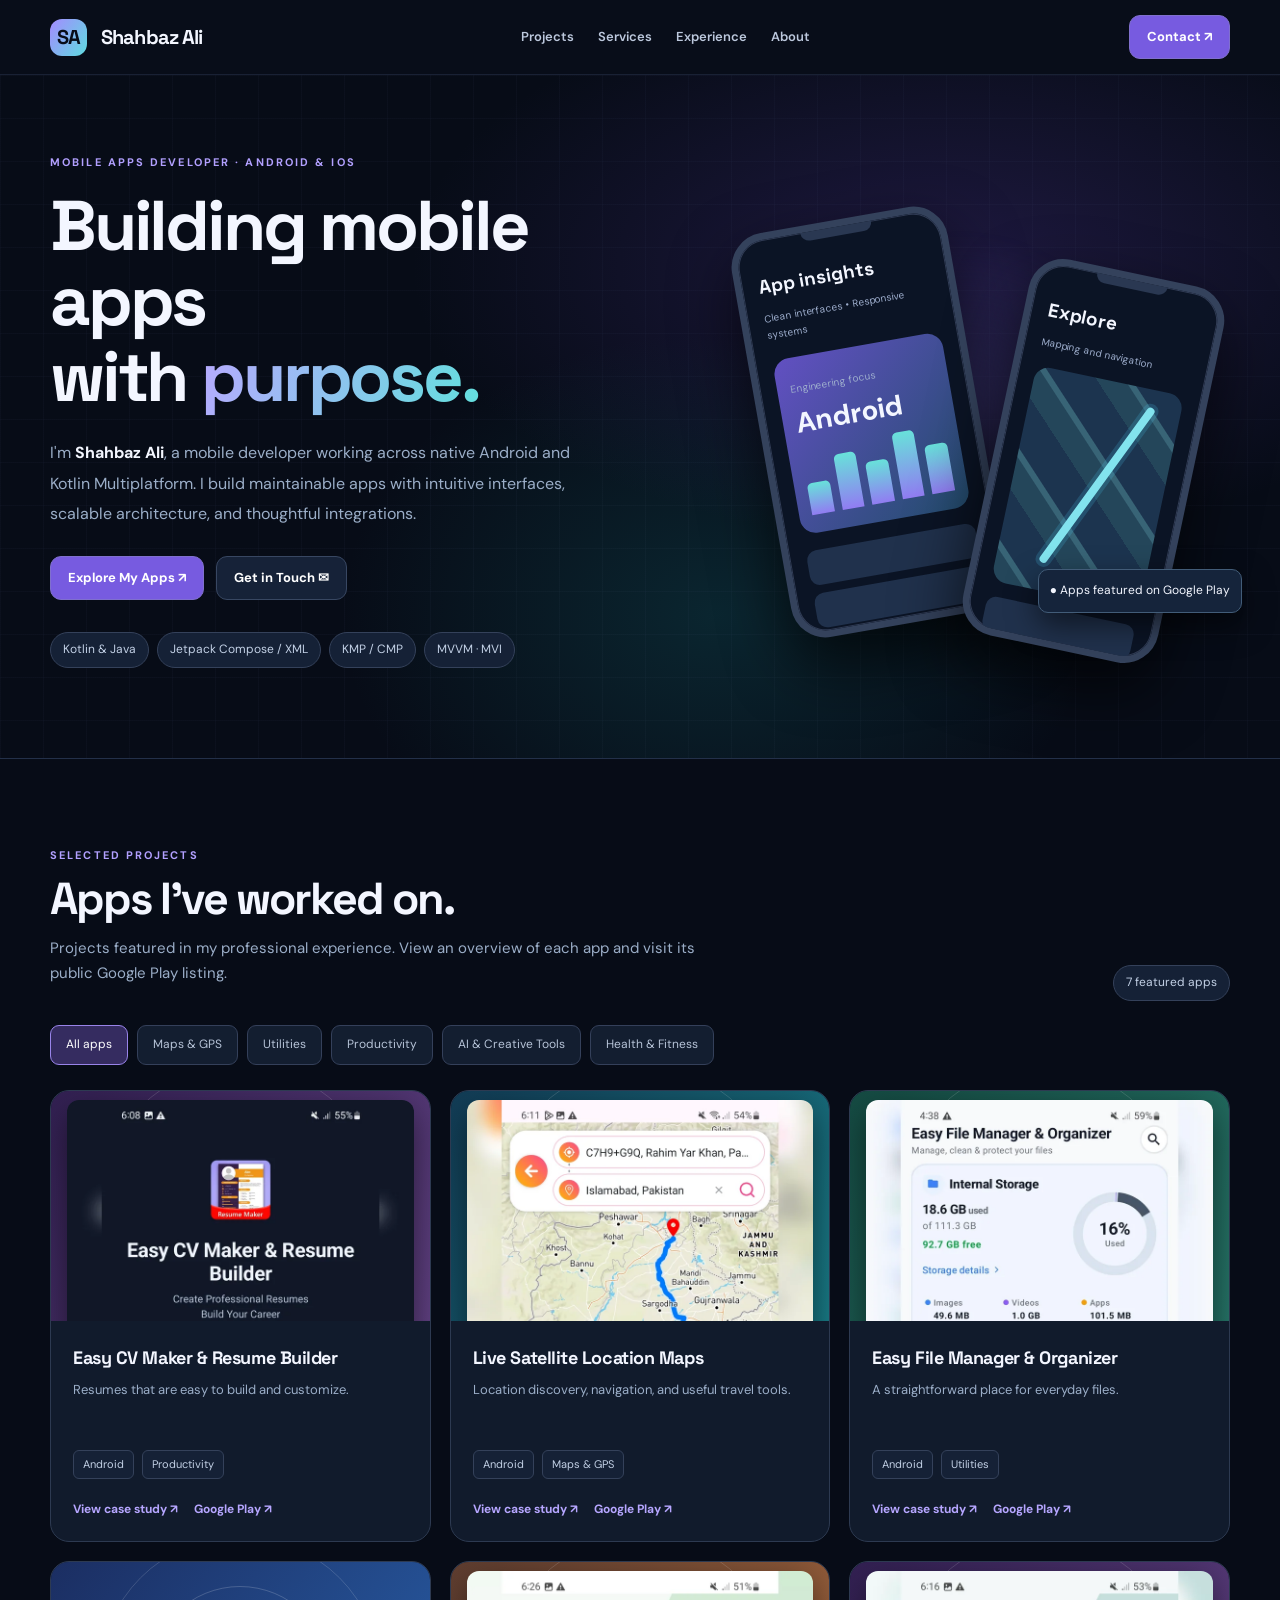
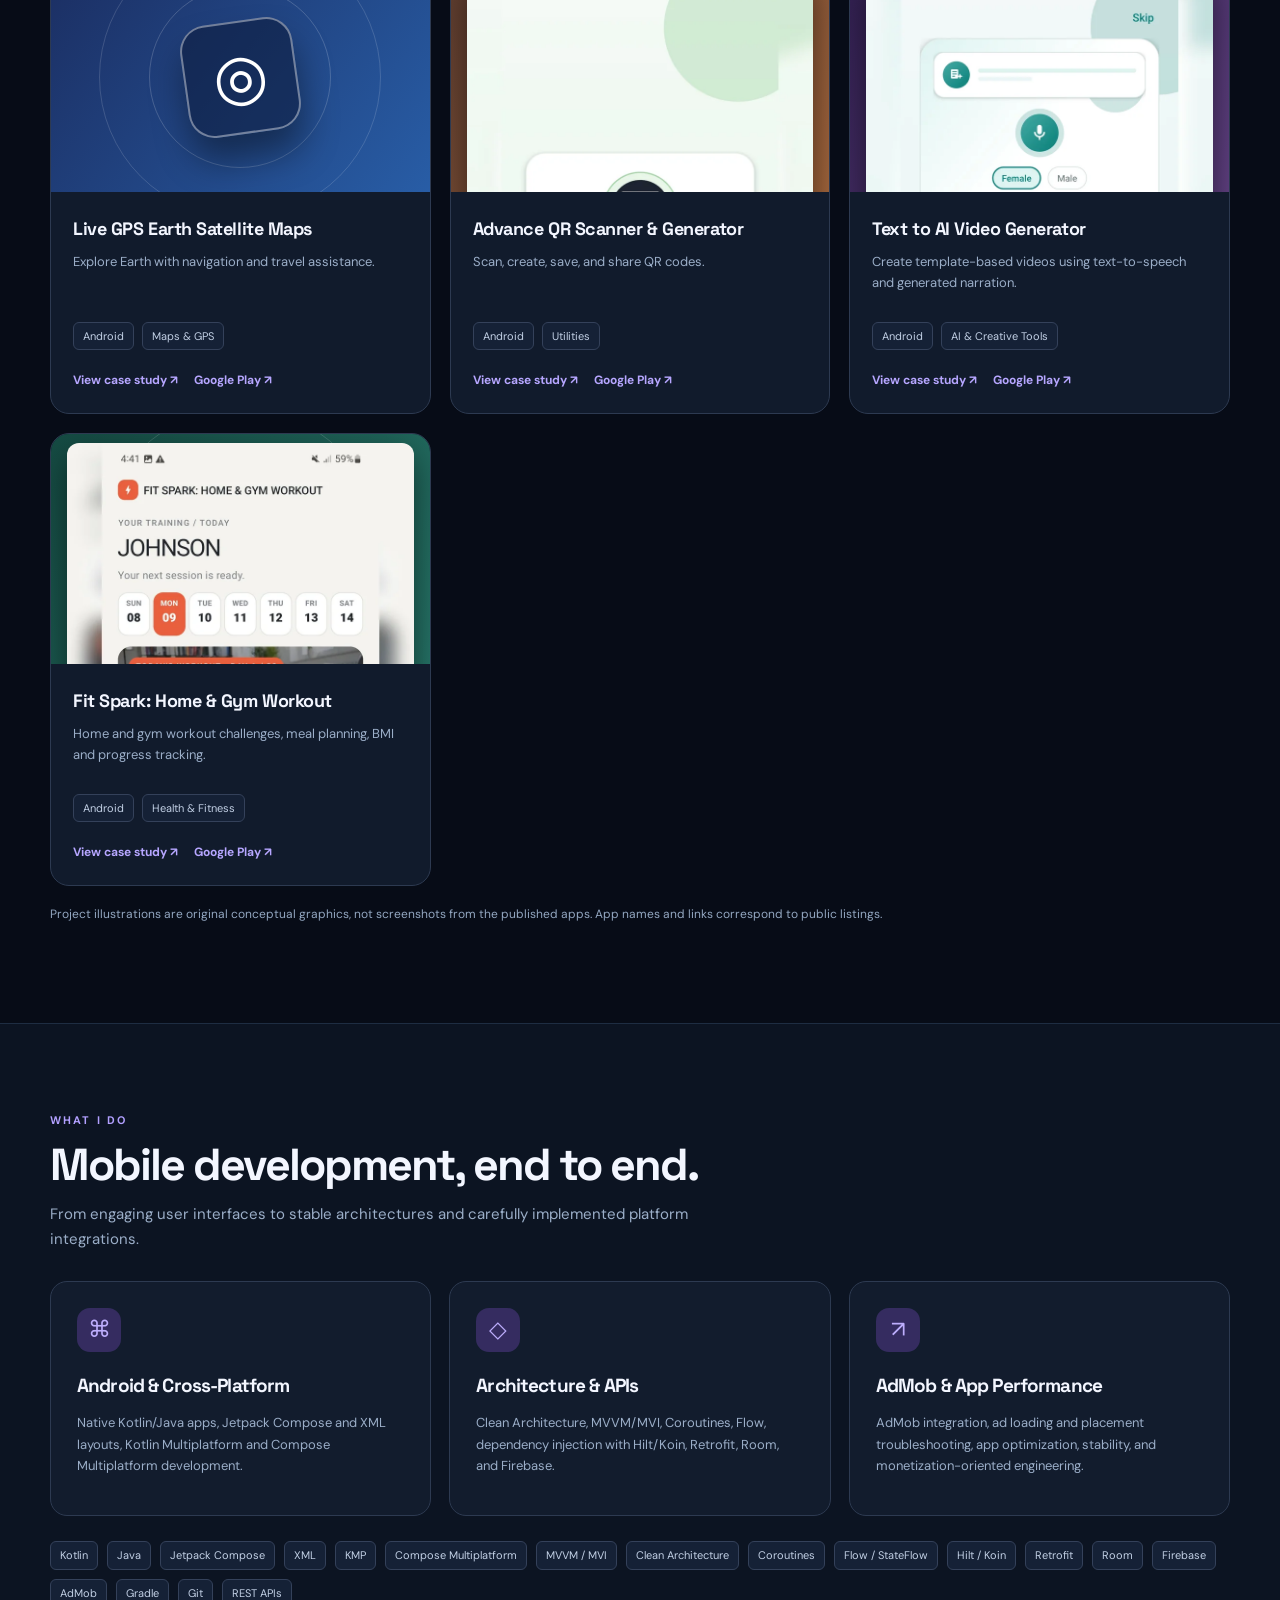
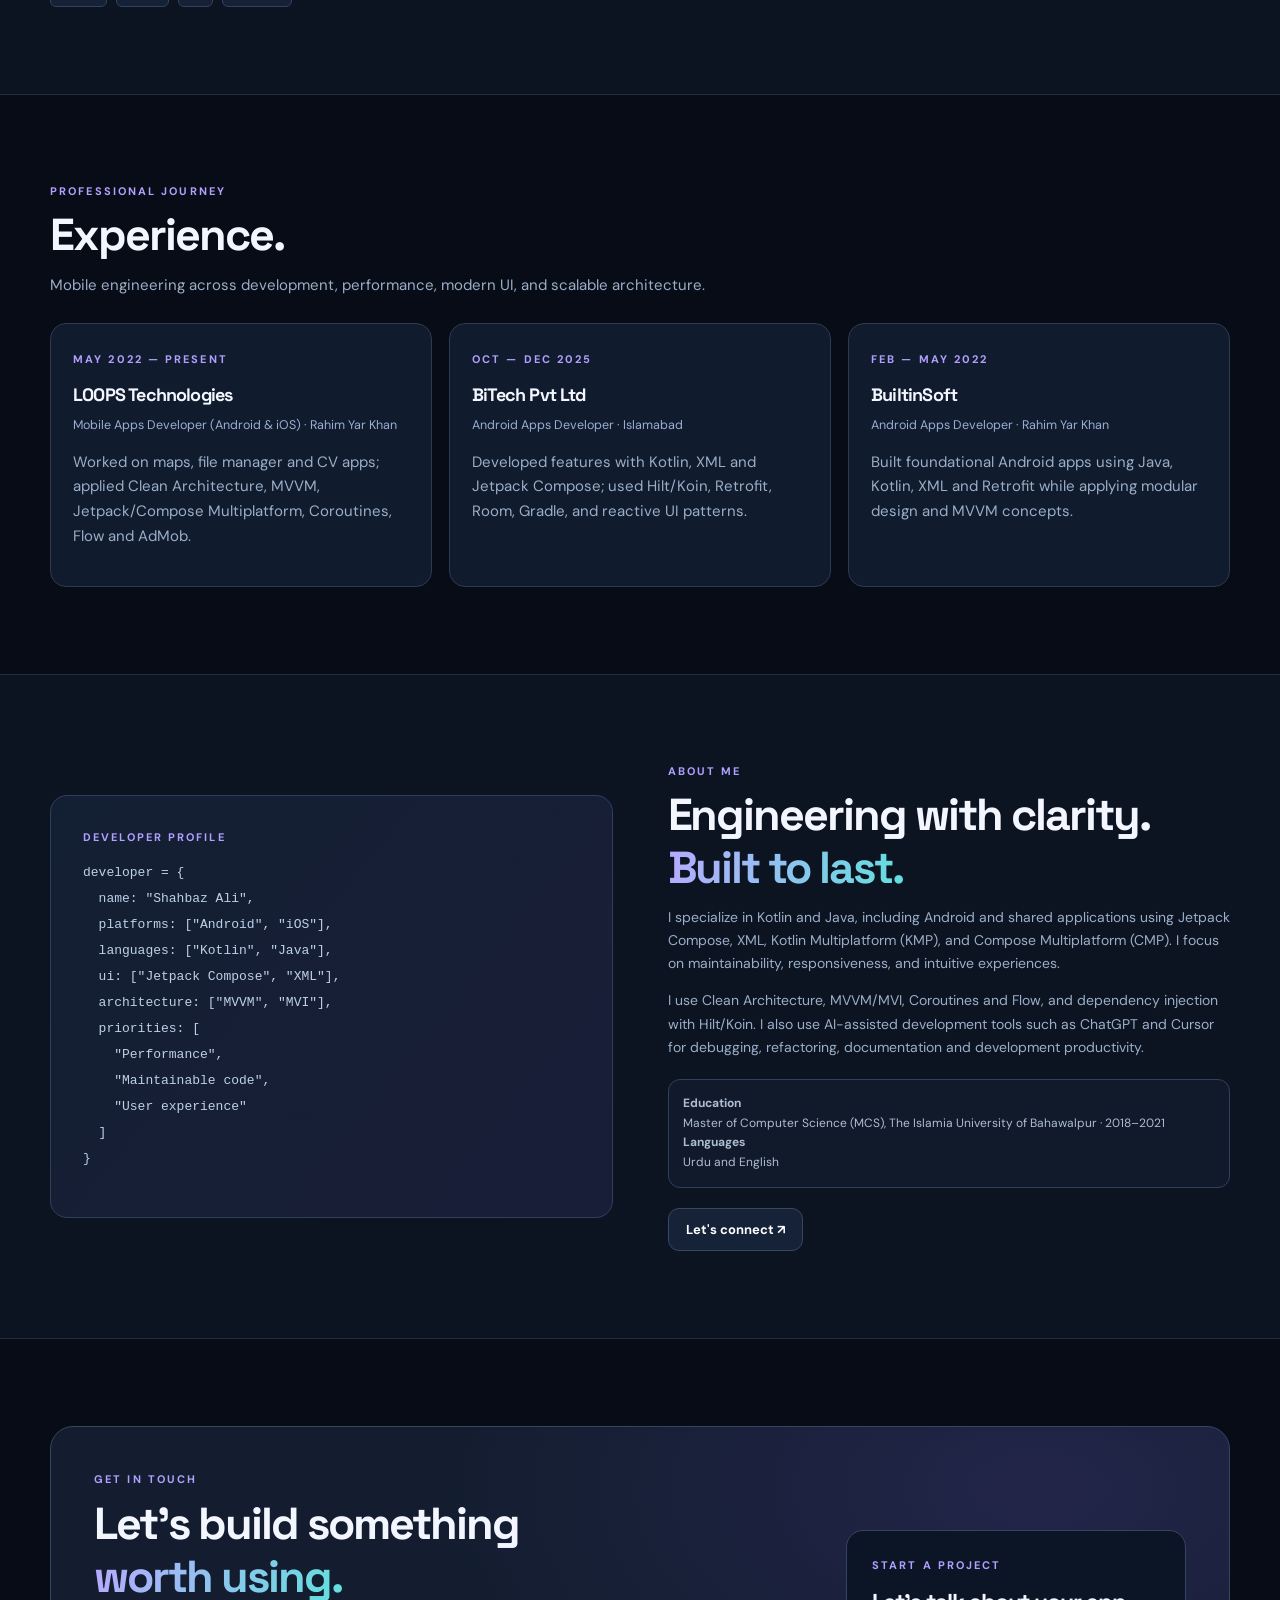
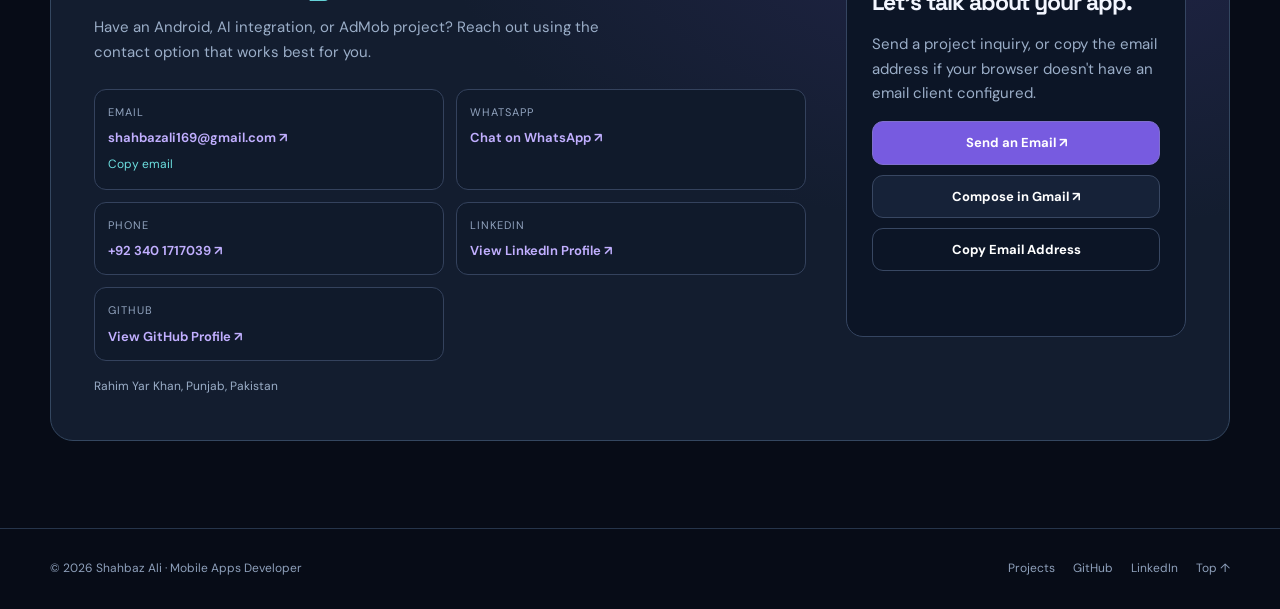
<file: index.html>
<!DOCTYPE html>

<html lang="en"><head><meta charset="utf-8"/><meta content="width=device-width,initial-scale=1" name="viewport"/><meta content="#070c17" name="theme-color"/><meta content="Shahbaz Ali is a mobile apps developer specializing in Kotlin, Java, Jetpack Compose, XML, Kotlin Multiplatform, Clean Architecture and AdMob." name="description"/><meta content="Shahbaz Ali | Android &amp; Cross-Platform Mobile Apps Developer" property="og:title"/><meta content="Shahbaz Ali is a mobile apps developer specializing in Kotlin, Java, Jetpack Compose, XML, Kotlin Multiplatform, Clean Architecture and AdMob." property="og:description"/><meta content="website" property="og:type"/><title>Shahbaz Ali | Android &amp; Cross-Platform Mobile Apps Developer</title><link href="assets/styles.css" rel="stylesheet"/><style>
/* Homepage screenshot presentation - all available screenshots visible without JS */
.project-visual{height:230px;isolation:isolate}
.project-cover-image{display:block!important;opacity:1!important;position:relative!important;inset:auto!important;width:auto!important;max-width:calc(100% - 22px)!important;height:calc(100% - 18px)!important;max-height:calc(100% - 18px)!important;object-fit:contain!important;padding:0!important;background:transparent!important;border-radius:12px;z-index:4;box-shadow:0 12px 35px #0008}
.project-visual:has(.project-cover-image) .app-emblem{display:none}
.project-visual:before,.project-visual:after{pointer-events:none}
@media(max-width:640px){.project-visual{height:220px}}
</style></head><body><div class="topbar"><nav aria-label="Main navigation" class="container nav"><a class="logo" href="index.html"><b>SA</b> Shahbaz Ali</a><div class="navlinks"><a href="index.html#projects">Projects</a><a href="index.html#services">Services</a><a href="index.html#experience">Experience</a><a href="index.html#about">About</a></div><a class="btn" href="index.html#contact">Contact ↗</a></nav></div>
<header class="hero-shell" id="home"><div class="container hero"><div><div class="eyebrow">MOBILE APPS DEVELOPER · ANDROID &amp; iOS</div><h1>Building mobile apps<br/>with <span class="gradient">purpose.</span></h1><p>I'm <strong style="color:#f3f6ff">Shahbaz Ali</strong>, a mobile developer working across native Android and Kotlin Multiplatform. I build maintainable apps with intuitive interfaces, scalable architecture, and thoughtful integrations.</p><div class="actions"><a class="btn" href="#projects">Explore My Apps ↗</a><a class="btn secondary" href="#contact">Get in Touch ✉</a></div><div class="pills"><span class="pill">Kotlin &amp; Java</span><span class="pill">Jetpack Compose / XML</span><span class="pill">KMP / CMP</span><span class="pill">MVVM · MVI</span></div></div><div aria-label="Stylized sample Android app interfaces" class="hero-art"><div class="glow"></div><div class="mobile"><div class="notch"></div><div class="app-title">App insights</div><div class="screen-p">Clean interfaces • Responsive systems</div><div class="screen-card"><span class="screen-p">Engineering focus</span><strong>Android</strong><div class="bars"><i style="height:46%"></i><i style="height:80%"></i><i style="height:61%"></i><i style="height:96%"></i><i style="height:70%"></i></div></div><div class="screen-list"><div></div><div></div></div></div><div class="mobile second"><div class="notch"></div><div class="app-title">Explore</div><div class="screen-p">Mapping and navigation</div><div class="map-art"></div><div class="screen-list"><div></div><div></div></div></div><div class="float-label">● Apps featured on Google Play</div></div></div></header>
<main><section class="section" id="projects"><div class="container"><div class="kicker">SELECTED PROJECTS</div><div class="section-title"><div><h2>Apps I've worked on.</h2><p class="intro">Projects featured in my professional experience. View an overview of each app and visit its public Google Play listing.</p></div><span class="pill">7 featured apps</span></div><div aria-label="Filter apps" class="filters" role="group"><button aria-pressed="true" class="filter active" data-filter="All">All apps</button><button aria-pressed="false" class="filter" data-filter="Maps &amp; GPS">Maps &amp; GPS</button><button aria-pressed="false" class="filter" data-filter="Utilities">Utilities</button><button aria-pressed="false" class="filter" data-filter="Productivity">Productivity</button><button aria-pressed="false" class="filter" data-filter="AI &amp; Creative Tools">AI &amp; Creative Tools</button><button aria-pressed="false" class="filter" data-filter="Health &amp; Fitness">Health &amp; Fitness</button></div><div class="grid"><article class="project" data-category="Productivity"><div class="project-visual violet"><div aria-hidden="true" class="app-emblem">▤</div><img alt="Easy CV Maker &amp; Resume Builder — actual Android app screenshot" class="project-cover-image" decoding="async" loading="lazy" src="images/easy-cv-maker/1.webp"/></div><div class="project-body"><h3>Easy CV Maker &amp; Resume Builder</h3><p>Resumes that are easy to build and customize.</p><div class="tags"><span class="tag">Android</span><span class="tag">Productivity</span></div><div class="mini-links"><a class="textlink" href="apps/easy-cv-maker.html">View case study ↗</a><a class="textlink" href="https://play.google.com/store/apps/details?id=com.cvmaker.resume.builder.easycv.resumemaker" rel="noopener noreferrer" target="_blank">Google Play ↗</a></div></div></article><article class="project" data-category="Maps &amp; GPS"><div class="project-visual cyan"><div aria-hidden="true" class="app-emblem">⌖</div><img alt="Live Satellite Location Maps — actual Android app screenshot" class="project-cover-image" decoding="async" loading="lazy" src="images/live-satellite-location/1.webp"/></div><div class="project-body"><h3>Live Satellite Location Maps</h3><p>Location discovery, navigation, and useful travel tools.</p><div class="tags"><span class="tag">Android</span><span class="tag">Maps &amp; GPS</span></div><div class="mini-links"><a class="textlink" href="apps/live-satellite-location.html">View case study ↗</a><a class="textlink" href="https://play.google.com/store/apps/details?id=com.livesatellite.gpsmap.location.route.navigation" rel="noopener noreferrer" target="_blank">Google Play ↗</a></div></div></article><article class="project" data-category="Utilities"><div class="project-visual emerald"><div aria-hidden="true" class="app-emblem">▣</div><img alt="Easy File Manager &amp; Organizer — actual Android app screenshot" class="project-cover-image" decoding="async" loading="lazy" src="images/easy-file-manager/1.webp"/></div><div class="project-body"><h3>Easy File Manager &amp; Organizer</h3><p>A straightforward place for everyday files.</p><div class="tags"><span class="tag">Android</span><span class="tag">Utilities</span></div><div class="mini-links"><a class="textlink" href="apps/easy-file-manager.html">View case study ↗</a><a class="textlink" href="https://play.google.com/store/apps/details?id=com.easyfiles.file.manager.organizer" rel="noopener noreferrer" target="_blank">Google Play ↗</a></div></div></article><article class="project" data-category="Maps &amp; GPS"><div class="project-visual blue"><div aria-hidden="true" class="app-emblem">◎</div></div><div class="project-body"><h3>Live GPS Earth Satellite Maps</h3><p>Explore Earth with navigation and travel assistance.</p><div class="tags"><span class="tag">Android</span><span class="tag">Maps &amp; GPS</span></div><div class="mini-links"><a class="textlink" href="apps/live-earth-maps.html">View case study ↗</a><a class="textlink" href="https://play.google.com/store/apps/details?id=com.earth.livesatellite.maps.routefinder.navigation" rel="noopener noreferrer" target="_blank">Google Play ↗</a></div></div></article><article class="project" data-category="Utilities"><div class="project-visual amber"><div aria-hidden="true" class="app-emblem">▦</div><img alt="Advance QR Scanner &amp; Generator — actual Android app screenshot" class="project-cover-image" decoding="async" loading="lazy" src="images/qr-scanner/1.webp"/></div><div class="project-body"><h3>Advance QR Scanner &amp; Generator</h3><p>Scan, create, save, and share QR codes.</p><div class="tags"><span class="tag">Android</span><span class="tag">Utilities</span></div><div class="mini-links"><a class="textlink" href="apps/qr-scanner.html">View case study ↗</a><a class="textlink" href="https://play.google.com/store/apps/details?id=com.qr.codereader.barcode.scanner.free" rel="noopener noreferrer" target="_blank">Google Play ↗</a></div></div></article><article class="project" data-category="AI &amp; Creative Tools"><div class="project-visual violet"><div aria-hidden="true" class="app-emblem">✦</div><img alt="Text to AI Video Generator — actual Android app screenshot" class="project-cover-image" decoding="async" loading="lazy" src="images/text-to-ai-video-generator/1.webp"/></div><div class="project-body"><h3>Text to AI Video Generator</h3><p>Create template-based videos using text-to-speech and generated narration.</p><div class="tags"><span class="tag">Android</span><span class="tag">AI &amp; Creative Tools</span></div><div class="mini-links"><a class="textlink" href="apps/text-to-ai-video-generator.html">View case study ↗</a><a class="textlink" href="https://play.google.com/store/apps/details?id=com.ai.video.generator.text.to.video" rel="noopener noreferrer" target="_blank">Google Play ↗</a></div></div></article><article class="project" data-category="Health &amp; Fitness"><div class="project-visual emerald"><div aria-hidden="true" class="app-emblem">♥</div><img alt="Fit Spark: Home &amp; Gym Workout — actual Android app screenshot" class="project-cover-image" decoding="async" loading="lazy" src="images/fit-spark-home-gym-workout/1.webp"/></div><div class="project-body"><h3>Fit Spark: Home &amp; Gym Workout</h3><p>Home and gym workout challenges, meal planning, BMI and progress tracking.</p><div class="tags"><span class="tag">Android</span><span class="tag">Health &amp; Fitness</span></div><div class="mini-links"><a class="textlink" href="apps/fit-spark-home-gym-workout.html">View case study ↗</a><a class="textlink" href="https://play.google.com/store/apps/details?id=com.fitness.workoutplanner.gymworkout.exercise" rel="noopener noreferrer" target="_blank">Google Play ↗</a></div></div></article></div><p class="small muted" style="margin-top:19px">Project illustrations are original conceptual graphics, not screenshots from the published apps. App names and links correspond to public listings.</p></div></section>
<section class="section alt" id="services"><div class="container"><div class="kicker">WHAT I DO</div><h2>Mobile development, end to end.</h2><p class="intro">From engaging user interfaces to stable architectures and carefully implemented platform integrations.</p><div class="services" style="margin-top:29px"><article class="service"><div class="service-icon">⌘</div><h3>Android &amp; Cross-Platform</h3><p>Native Kotlin/Java apps, Jetpack Compose and XML layouts, Kotlin Multiplatform and Compose Multiplatform development.</p></article><article class="service"><div class="service-icon">◇</div><h3>Architecture &amp; APIs</h3><p>Clean Architecture, MVVM/MVI, Coroutines, Flow, dependency injection with Hilt/Koin, Retrofit, Room, and Firebase.</p></article><article class="service"><div class="service-icon">↗</div><h3>AdMob &amp; App Performance</h3><p>AdMob integration, ad loading and placement troubleshooting, app optimization, stability, and monetization-oriented engineering.</p></article></div><div class="skills"><span class="tag">Kotlin</span><span class="tag">Java</span><span class="tag">Jetpack Compose</span><span class="tag">XML</span><span class="tag">KMP</span><span class="tag">Compose Multiplatform</span><span class="tag">MVVM / MVI</span><span class="tag">Clean Architecture</span><span class="tag">Coroutines</span><span class="tag">Flow / StateFlow</span><span class="tag">Hilt / Koin</span><span class="tag">Retrofit</span><span class="tag">Room</span><span class="tag">Firebase</span><span class="tag">AdMob</span><span class="tag">Gradle</span><span class="tag">Git</span><span class="tag">REST APIs</span></div></div></section>
<section class="section" id="experience"><div class="container"><div class="kicker">PROFESSIONAL JOURNEY</div><h2>Experience.</h2><p class="intro">Mobile engineering across development, performance, modern UI, and scalable architecture.</p><div class="timeline"><article class="job"><span class="kicker">MAY 2022 — PRESENT</span><h3>LOOPS Technologies</h3><small>Mobile Apps Developer (Android &amp; iOS) · Rahim Yar Khan</small><p style="margin-top:13px">Worked on maps, file manager and CV apps; applied Clean Architecture, MVVM, Jetpack/Compose Multiplatform, Coroutines, Flow and AdMob.</p></article><article class="job"><span class="kicker">OCT — DEC 2025</span><h3>BiTech Pvt Ltd</h3><small>Android Apps Developer · Islamabad</small><p style="margin-top:13px">Developed features with Kotlin, XML and Jetpack Compose; used Hilt/Koin, Retrofit, Room, Gradle, and reactive UI patterns.</p></article><article class="job"><span class="kicker">FEB — MAY 2022</span><h3>BuiltinSoft</h3><small>Android Apps Developer · Rahim Yar Khan</small><p style="margin-top:13px">Built foundational Android apps using Java, Kotlin, XML and Retrofit while applying modular design and MVVM concepts.</p></article></div></div></section>
<section class="section alt" id="about"><div class="container about-grid"><div class="code-card"><div class="kicker">DEVELOPER PROFILE</div><pre>developer = {
  name: "Shahbaz Ali",
  platforms: ["Android", "iOS"],
  languages: ["Kotlin", "Java"],
  ui: ["Jetpack Compose", "XML"],
  architecture: ["MVVM", "MVI"],
  priorities: [
    "Performance",
    "Maintainable code",
    "User experience"
  ]
}</pre></div><div><div class="kicker">ABOUT ME</div><h2>Engineering with clarity.<br/><span class="gradient">Built to last.</span></h2><p>I specialize in Kotlin and Java, including Android and shared applications using Jetpack Compose, XML, Kotlin Multiplatform (KMP), and Compose Multiplatform (CMP). I focus on maintainability, responsiveness, and intuitive experiences.</p><p>I use Clean Architecture, MVVM/MVI, Coroutines and Flow, and dependency injection with Hilt/Koin. I also use AI-assisted development tools such as ChatGPT and Cursor for debugging, refactoring, documentation and development productivity.</p><div class="notice"><strong>Education</strong><br/>Master of Computer Science (MCS), The Islamia University of Bahawalpur · 2018–2021<br/><strong>Languages</strong><br/>Urdu and English</div><a class="btn secondary" href="#contact">Let's connect ↗</a></div></div></section>
<section class="section" id="contact"><div class="container"><div class="contact-card contact-card-updated"><div class="contact-intro"><div class="kicker">GET IN TOUCH</div><h2>Let's build something<br/><span class="gradient">worth using.</span></h2><p>Have an Android, AI integration, or AdMob project? Reach out using the contact option that works best for you.</p><div class="contact-methods"><div class="contact-method"><span class="contact-method-name">Email</span><a href="mailto:shahbazali169@gmail.com?subject=Android%20Development%20Inquiry">shahbazali169@gmail.com ↗</a><button aria-label="Copy email address" class="copy-contact" data-copy="shahbazali169@gmail.com" type="button">Copy email</button></div><div class="contact-method"><span class="contact-method-name">WhatsApp</span><a href="https://wa.me/923401717039?text=Hello%20Shahbaz%2C%20I%20would%20like%20to%20discuss%20an%20Android%20app%20project." rel="noopener noreferrer" target="_blank">Chat on WhatsApp ↗</a></div><div class="contact-method"><span class="contact-method-name">Phone</span><a href="tel:+923401717039">+92 340 1717039 ↗</a></div><div class="contact-method"><span class="contact-method-name">LinkedIn</span><a href="https://www.linkedin.com/in/shahbazali169/" rel="noopener noreferrer" target="_blank">View LinkedIn Profile ↗</a></div><div class="contact-method"><span class="contact-method-name">GitHub</span><a href="https://github.com/shahbazali80" rel="noopener noreferrer" target="_blank">View GitHub Profile ↗</a></div></div><p class="small" style="margin:16px 0 0">Rahim Yar Khan, Punjab, Pakistan</p></div><div class="contact-actions-panel"><div class="kicker">START A PROJECT</div><h3>Let's talk about your app.</h3><p>Send a project inquiry, or copy the email address if your browser doesn't have an email client configured.</p><a class="btn contact-main-btn" href="mailto:shahbazali169@gmail.com?subject=Android%20Development%20Inquiry&amp;body=Hello%20Shahbaz%2C%0A%0AI%20would%20like%20to%20discuss%20a%20mobile%20app%20project.%0A%0AProject%20details%3A%20">Send an Email ↗</a><a class="btn secondary contact-main-btn" href="https://mail.google.com/mail/?view=cm&amp;fs=1&amp;to=shahbazali169%40gmail.com&amp;su=Android%20Development%20Inquiry" rel="noopener noreferrer" target="_blank">Compose in Gmail ↗</a><button class="btn plain contact-main-btn copy-contact" data-copy="shahbazali169@gmail.com" type="button">Copy Email Address</button><p aria-live="polite" class="small" id="copy-feedback"></p></div></div></div></section></main><footer class="footer"><div class="container footer-inner"><span>© <span id="yr"></span> Shahbaz Ali · Mobile Apps Developer</span><div class="footer-links"><a href="index.html#projects">Projects</a><a href="https://github.com/shahbazali80" rel="noopener noreferrer" target="_blank">GitHub</a><a href="https://www.linkedin.com/in/shahbazali169/" rel="noopener noreferrer" target="_blank">LinkedIn</a><a href="index.html#home">Top ↑</a></div></div></footer><script>document.getElementById('yr').textContent=new Date().getFullYear()</script><script>document.querySelectorAll('.filter').forEach(b=>b.addEventListener('click',()=>{document.querySelectorAll('.filter').forEach(x=>{x.classList.toggle('active',x===b);x.setAttribute('aria-pressed',x===b?'true':'false')});document.querySelectorAll('.project').forEach(p=>p.hidden=b.dataset.filter!=='All'&&p.dataset.category!==b.dataset.filter)}));</script><script>
(function(){
 const feedback=document.getElementById('copy-feedback');
 document.querySelectorAll('.copy-contact').forEach(button=>button.addEventListener('click',async()=>{
  const value=button.dataset.copy;
  let ok=false;
  try { if(navigator.clipboard && window.isSecureContext){await navigator.clipboard.writeText(value);ok=true;} }catch(e){}
  if(!ok){try{const field=document.createElement('textarea');field.value=value;field.style.position='fixed';field.style.opacity='0';document.body.appendChild(field);field.select();ok=document.execCommand('copy');field.remove();}catch(e){}}
  if(feedback)feedback.textContent=ok?'Email address copied.':'Copy this email: '+value;
  button.textContent=ok?'Copied!':'Copy manually';
 }));
})();
</script><script defer="True" src="assets/gallery.js"></script></body></html>
</file>
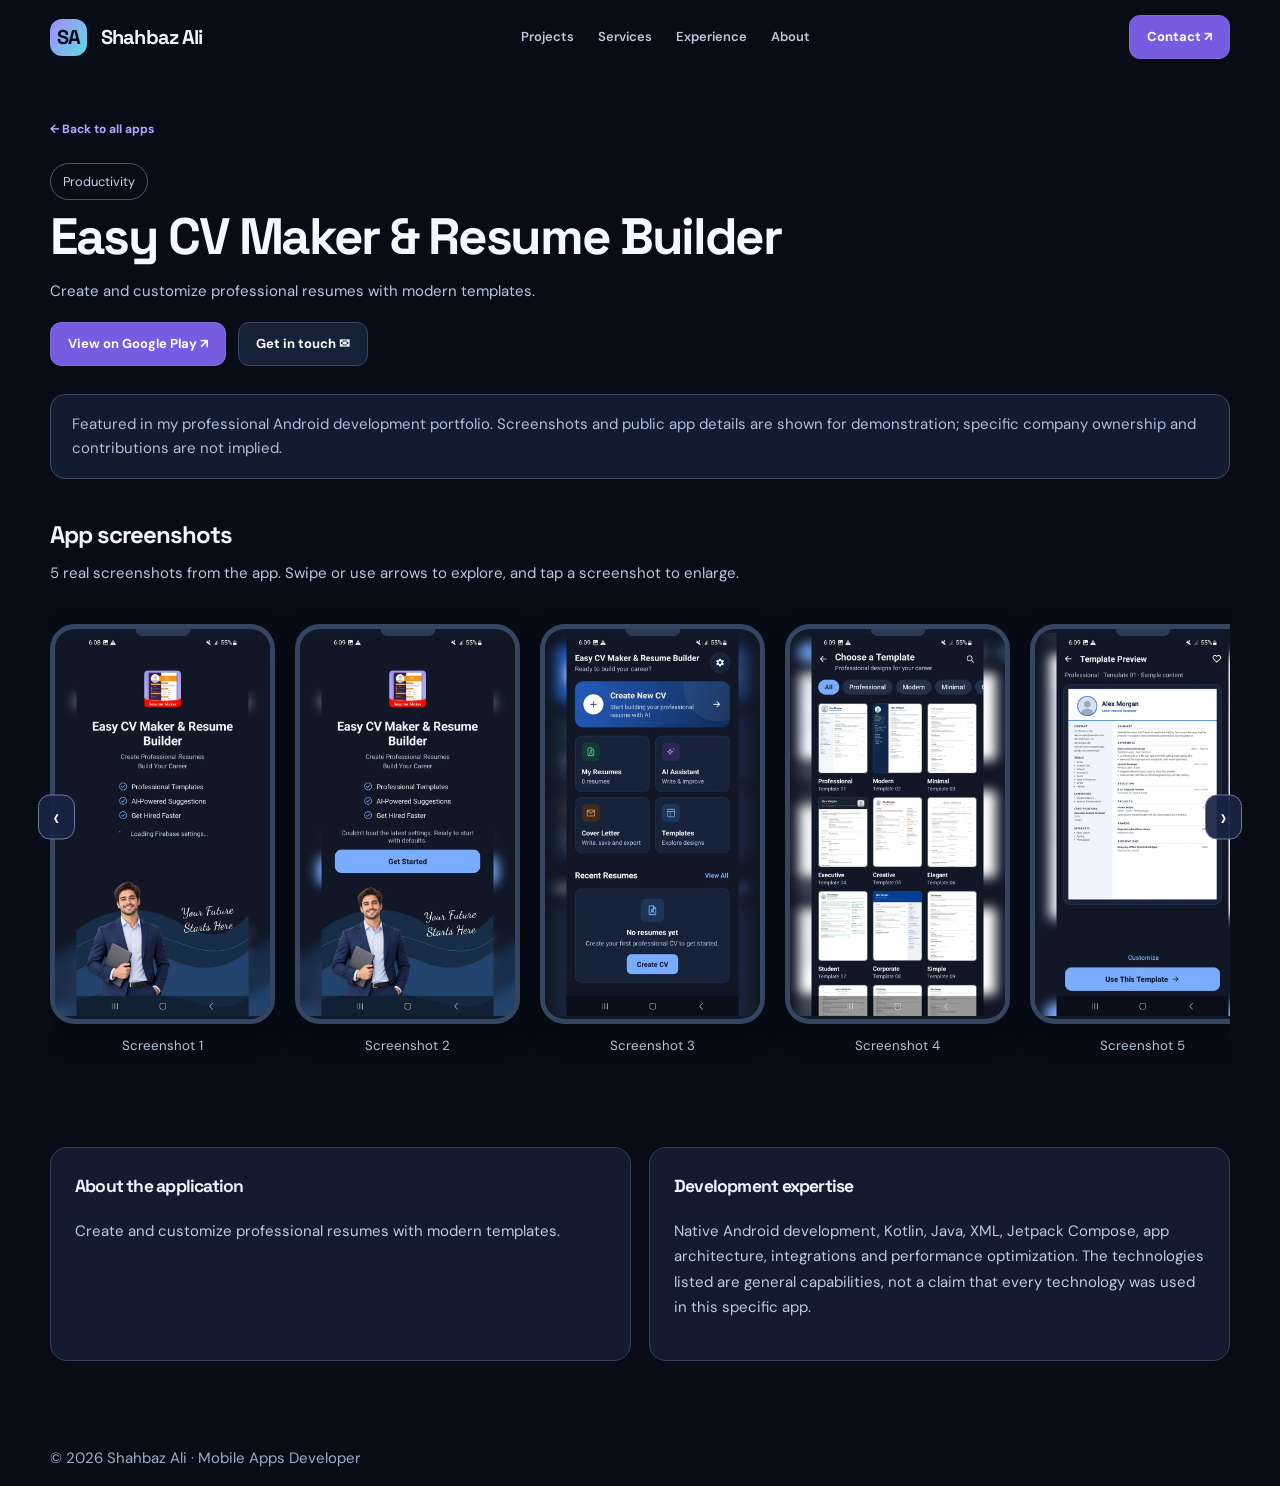
<file: apps/easy-cv-maker.html>
<!doctype html><html lang="en"><head><meta charset="utf-8"><meta name="viewport" content="width=device-width, initial-scale=1"><meta name="theme-color" content="#070c17"><meta name="description" content="Easy CV Maker &amp; Resume Builder — Android app portfolio case study by Shahbaz Ali."><title>Easy CV Maker &amp; Resume Builder | Shahbaz Ali</title><link rel="stylesheet" href="../assets/styles.css"><link rel="stylesheet" href="../assets/case-study.css"></head><body><nav class="container nav" aria-label="Main navigation"><a class="logo" href="../index.html"><b>SA</b> Shahbaz Ali</a><div class="navlinks"><a href="../index.html#projects">Projects</a><a href="../index.html#services">Services</a><a href="../index.html#experience">Experience</a><a href="../index.html#about">About</a></div><a class="btn" href="../index.html#contact">Contact ↗</a></nav><main class="container case-main"><a class="textlink" href="../index.html#projects">← Back to all apps</a><header class="case-top"><div><span class="case-badge">Productivity</span><h1>Easy CV Maker &amp; Resume Builder</h1><p>Create and customize professional resumes with modern templates.</p><div class="case-actions"><a class="btn" href="https://play.google.com/store/apps/details?id=com.cvmaker.resume.builder.easycv.resumemaker" target="_blank" rel="noopener noreferrer">View on Google Play ↗</a><a class="btn secondary" href="../index.html#contact">Get in touch ✉</a></div></div></header><div class="case-note">Featured in my professional Android development portfolio. Screenshots and public app details are shown for demonstration; specific company ownership and contributions are not implied.</div><section class="case-gallery app-gallery" aria-label="App screenshots"><h2>App screenshots</h2><p>5 real screenshots from the app. Swipe or use arrows to explore, and tap a screenshot to enlarge.</p><div class="gallery-wrap"><button class="gallery-arrow gallery-prev" type="button" aria-label="Previous screenshot">‹</button><div class="gallery-track"><figure class="gallery-shot"><div class="gallery-phone"><img class="gallery-image" loading="lazy" decoding="async" alt="Easy CV Maker &amp; Resume Builder screenshot 1" src="../images/easy-cv-maker/1.webp"></div><figcaption>Screenshot 1</figcaption></figure><figure class="gallery-shot"><div class="gallery-phone"><img class="gallery-image" loading="lazy" decoding="async" alt="Easy CV Maker &amp; Resume Builder screenshot 2" src="../images/easy-cv-maker/2.webp"></div><figcaption>Screenshot 2</figcaption></figure><figure class="gallery-shot"><div class="gallery-phone"><img class="gallery-image" loading="lazy" decoding="async" alt="Easy CV Maker &amp; Resume Builder screenshot 3" src="../images/easy-cv-maker/3.webp"></div><figcaption>Screenshot 3</figcaption></figure><figure class="gallery-shot"><div class="gallery-phone"><img class="gallery-image" loading="lazy" decoding="async" alt="Easy CV Maker &amp; Resume Builder screenshot 4" src="../images/easy-cv-maker/4.webp"></div><figcaption>Screenshot 4</figcaption></figure><figure class="gallery-shot"><div class="gallery-phone"><img class="gallery-image" loading="lazy" decoding="async" alt="Easy CV Maker &amp; Resume Builder screenshot 5" src="../images/easy-cv-maker/5.webp"></div><figcaption>Screenshot 5</figcaption></figure></div><button class="gallery-arrow gallery-next" type="button" aria-label="Next screenshot">›</button></div></section><div class="case-grid"><div class="case-panel"><h3>About the application</h3><p>Create and customize professional resumes with modern templates.</p></div><div class="case-panel"><h3>Development expertise</h3><p>Native Android development, Kotlin, Java, XML, Jetpack Compose, app architecture, integrations and performance optimization. The technologies listed are general capabilities, not a claim that every technology was used in this specific app.</p></div></div></main><footer><div class="container"><p>© <span id="yr"></span> Shahbaz Ali · Mobile Apps Developer</p></div></footer><script>document.getElementById('yr').textContent=new Date().getFullYear()</script><script src="../assets/gallery.js" defer></script></body></html>
</file>
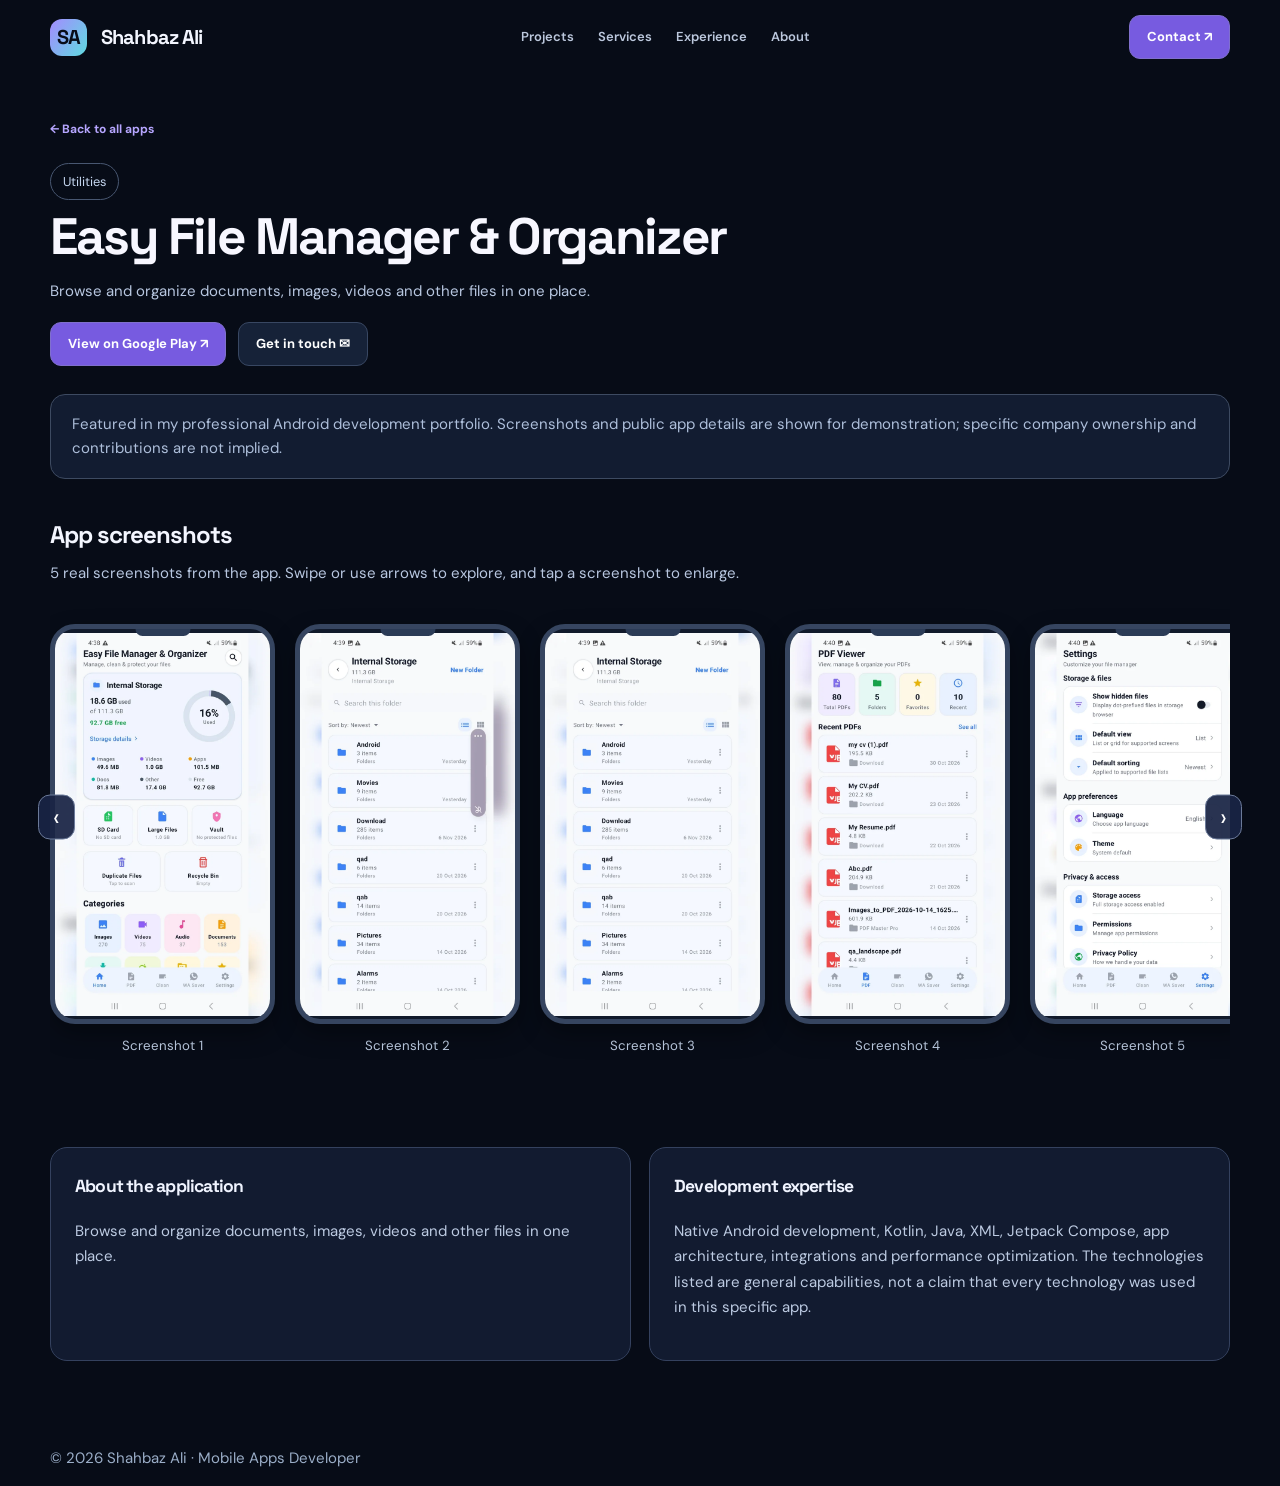
<file: apps/easy-file-manager.html>
<!doctype html><html lang="en"><head><meta charset="utf-8"><meta name="viewport" content="width=device-width, initial-scale=1"><meta name="theme-color" content="#070c17"><meta name="description" content="Easy File Manager &amp; Organizer — Android app portfolio case study by Shahbaz Ali."><title>Easy File Manager &amp; Organizer | Shahbaz Ali</title><link rel="stylesheet" href="../assets/styles.css"><link rel="stylesheet" href="../assets/case-study.css"></head><body><nav class="container nav" aria-label="Main navigation"><a class="logo" href="../index.html"><b>SA</b> Shahbaz Ali</a><div class="navlinks"><a href="../index.html#projects">Projects</a><a href="../index.html#services">Services</a><a href="../index.html#experience">Experience</a><a href="../index.html#about">About</a></div><a class="btn" href="../index.html#contact">Contact ↗</a></nav><main class="container case-main"><a class="textlink" href="../index.html#projects">← Back to all apps</a><header class="case-top"><div><span class="case-badge">Utilities</span><h1>Easy File Manager &amp; Organizer</h1><p>Browse and organize documents, images, videos and other files in one place.</p><div class="case-actions"><a class="btn" href="https://play.google.com/store/apps/details?id=com.easyfiles.file.manager.organizer" target="_blank" rel="noopener noreferrer">View on Google Play ↗</a><a class="btn secondary" href="../index.html#contact">Get in touch ✉</a></div></div></header><div class="case-note">Featured in my professional Android development portfolio. Screenshots and public app details are shown for demonstration; specific company ownership and contributions are not implied.</div><section class="case-gallery app-gallery" aria-label="App screenshots"><h2>App screenshots</h2><p>5 real screenshots from the app. Swipe or use arrows to explore, and tap a screenshot to enlarge.</p><div class="gallery-wrap"><button class="gallery-arrow gallery-prev" type="button" aria-label="Previous screenshot">‹</button><div class="gallery-track"><figure class="gallery-shot"><div class="gallery-phone"><img class="gallery-image" loading="lazy" decoding="async" alt="Easy File Manager &amp; Organizer screenshot 1" src="../images/easy-file-manager/1.webp"></div><figcaption>Screenshot 1</figcaption></figure><figure class="gallery-shot"><div class="gallery-phone"><img class="gallery-image" loading="lazy" decoding="async" alt="Easy File Manager &amp; Organizer screenshot 2" src="../images/easy-file-manager/2.webp"></div><figcaption>Screenshot 2</figcaption></figure><figure class="gallery-shot"><div class="gallery-phone"><img class="gallery-image" loading="lazy" decoding="async" alt="Easy File Manager &amp; Organizer screenshot 3" src="../images/easy-file-manager/3.webp"></div><figcaption>Screenshot 3</figcaption></figure><figure class="gallery-shot"><div class="gallery-phone"><img class="gallery-image" loading="lazy" decoding="async" alt="Easy File Manager &amp; Organizer screenshot 4" src="../images/easy-file-manager/4.webp"></div><figcaption>Screenshot 4</figcaption></figure><figure class="gallery-shot"><div class="gallery-phone"><img class="gallery-image" loading="lazy" decoding="async" alt="Easy File Manager &amp; Organizer screenshot 5" src="../images/easy-file-manager/5.webp"></div><figcaption>Screenshot 5</figcaption></figure></div><button class="gallery-arrow gallery-next" type="button" aria-label="Next screenshot">›</button></div></section><div class="case-grid"><div class="case-panel"><h3>About the application</h3><p>Browse and organize documents, images, videos and other files in one place.</p></div><div class="case-panel"><h3>Development expertise</h3><p>Native Android development, Kotlin, Java, XML, Jetpack Compose, app architecture, integrations and performance optimization. The technologies listed are general capabilities, not a claim that every technology was used in this specific app.</p></div></div></main><footer><div class="container"><p>© <span id="yr"></span> Shahbaz Ali · Mobile Apps Developer</p></div></footer><script>document.getElementById('yr').textContent=new Date().getFullYear()</script><script src="../assets/gallery.js" defer></script></body></html>
</file>
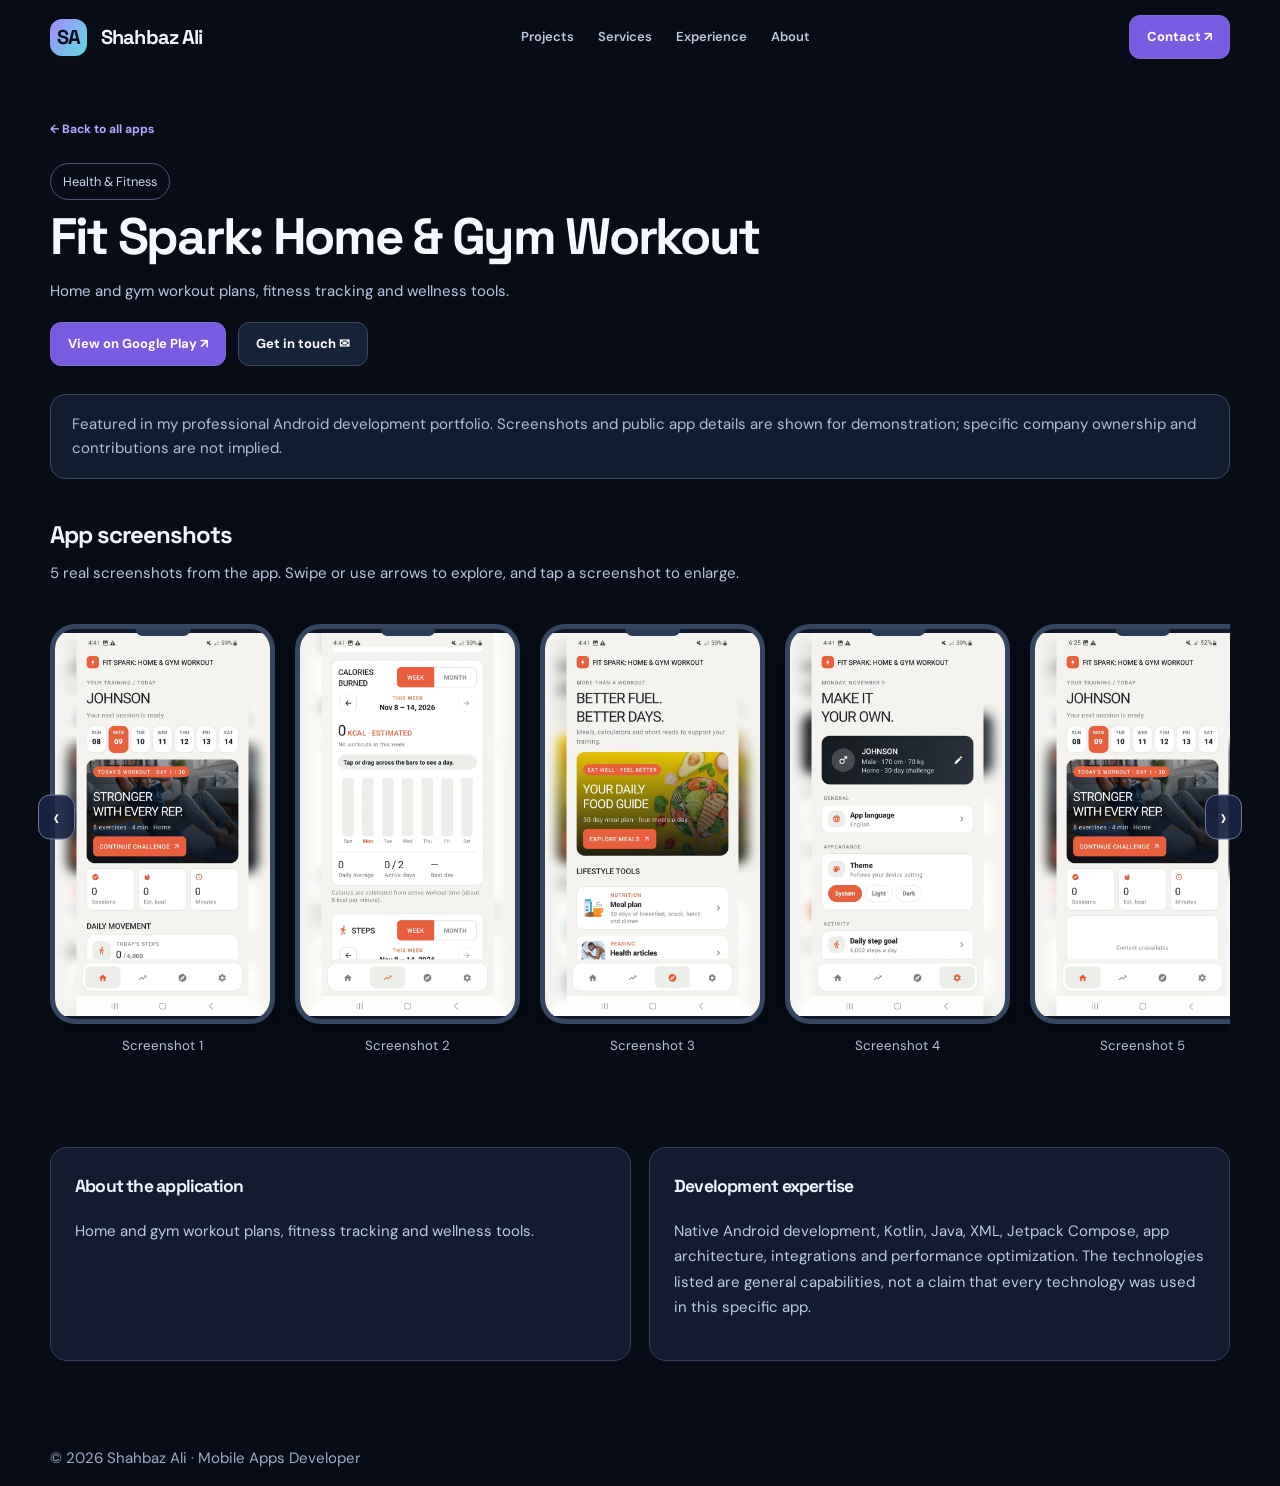
<file: apps/fit-spark-home-gym-workout.html>
<!doctype html><html lang="en"><head><meta charset="utf-8"><meta name="viewport" content="width=device-width, initial-scale=1"><meta name="theme-color" content="#070c17"><meta name="description" content="Fit Spark: Home &amp; Gym Workout — Android app portfolio case study by Shahbaz Ali."><title>Fit Spark: Home &amp; Gym Workout | Shahbaz Ali</title><link rel="stylesheet" href="../assets/styles.css"><link rel="stylesheet" href="../assets/case-study.css"></head><body><nav class="container nav" aria-label="Main navigation"><a class="logo" href="../index.html"><b>SA</b> Shahbaz Ali</a><div class="navlinks"><a href="../index.html#projects">Projects</a><a href="../index.html#services">Services</a><a href="../index.html#experience">Experience</a><a href="../index.html#about">About</a></div><a class="btn" href="../index.html#contact">Contact ↗</a></nav><main class="container case-main"><a class="textlink" href="../index.html#projects">← Back to all apps</a><header class="case-top"><div><span class="case-badge">Health &amp; Fitness</span><h1>Fit Spark: Home &amp; Gym Workout</h1><p>Home and gym workout plans, fitness tracking and wellness tools.</p><div class="case-actions"><a class="btn" href="https://play.google.com/store/apps/details?id=com.fitness.workoutplanner.gymworkout.exercise" target="_blank" rel="noopener noreferrer">View on Google Play ↗</a><a class="btn secondary" href="../index.html#contact">Get in touch ✉</a></div></div></header><div class="case-note">Featured in my professional Android development portfolio. Screenshots and public app details are shown for demonstration; specific company ownership and contributions are not implied.</div><section class="case-gallery app-gallery" aria-label="App screenshots"><h2>App screenshots</h2><p>5 real screenshots from the app. Swipe or use arrows to explore, and tap a screenshot to enlarge.</p><div class="gallery-wrap"><button class="gallery-arrow gallery-prev" type="button" aria-label="Previous screenshot">‹</button><div class="gallery-track"><figure class="gallery-shot"><div class="gallery-phone"><img class="gallery-image" loading="lazy" decoding="async" alt="Fit Spark: Home &amp; Gym Workout screenshot 1" src="../images/fit-spark-home-gym-workout/1.webp"></div><figcaption>Screenshot 1</figcaption></figure><figure class="gallery-shot"><div class="gallery-phone"><img class="gallery-image" loading="lazy" decoding="async" alt="Fit Spark: Home &amp; Gym Workout screenshot 2" src="../images/fit-spark-home-gym-workout/2.webp"></div><figcaption>Screenshot 2</figcaption></figure><figure class="gallery-shot"><div class="gallery-phone"><img class="gallery-image" loading="lazy" decoding="async" alt="Fit Spark: Home &amp; Gym Workout screenshot 3" src="../images/fit-spark-home-gym-workout/3.webp"></div><figcaption>Screenshot 3</figcaption></figure><figure class="gallery-shot"><div class="gallery-phone"><img class="gallery-image" loading="lazy" decoding="async" alt="Fit Spark: Home &amp; Gym Workout screenshot 4" src="../images/fit-spark-home-gym-workout/4.webp"></div><figcaption>Screenshot 4</figcaption></figure><figure class="gallery-shot"><div class="gallery-phone"><img class="gallery-image" loading="lazy" decoding="async" alt="Fit Spark: Home &amp; Gym Workout screenshot 5" src="../images/fit-spark-home-gym-workout/5.webp"></div><figcaption>Screenshot 5</figcaption></figure></div><button class="gallery-arrow gallery-next" type="button" aria-label="Next screenshot">›</button></div></section><div class="case-grid"><div class="case-panel"><h3>About the application</h3><p>Home and gym workout plans, fitness tracking and wellness tools.</p></div><div class="case-panel"><h3>Development expertise</h3><p>Native Android development, Kotlin, Java, XML, Jetpack Compose, app architecture, integrations and performance optimization. The technologies listed are general capabilities, not a claim that every technology was used in this specific app.</p></div></div></main><footer><div class="container"><p>© <span id="yr"></span> Shahbaz Ali · Mobile Apps Developer</p></div></footer><script>document.getElementById('yr').textContent=new Date().getFullYear()</script><script src="../assets/gallery.js" defer></script></body></html>
</file>
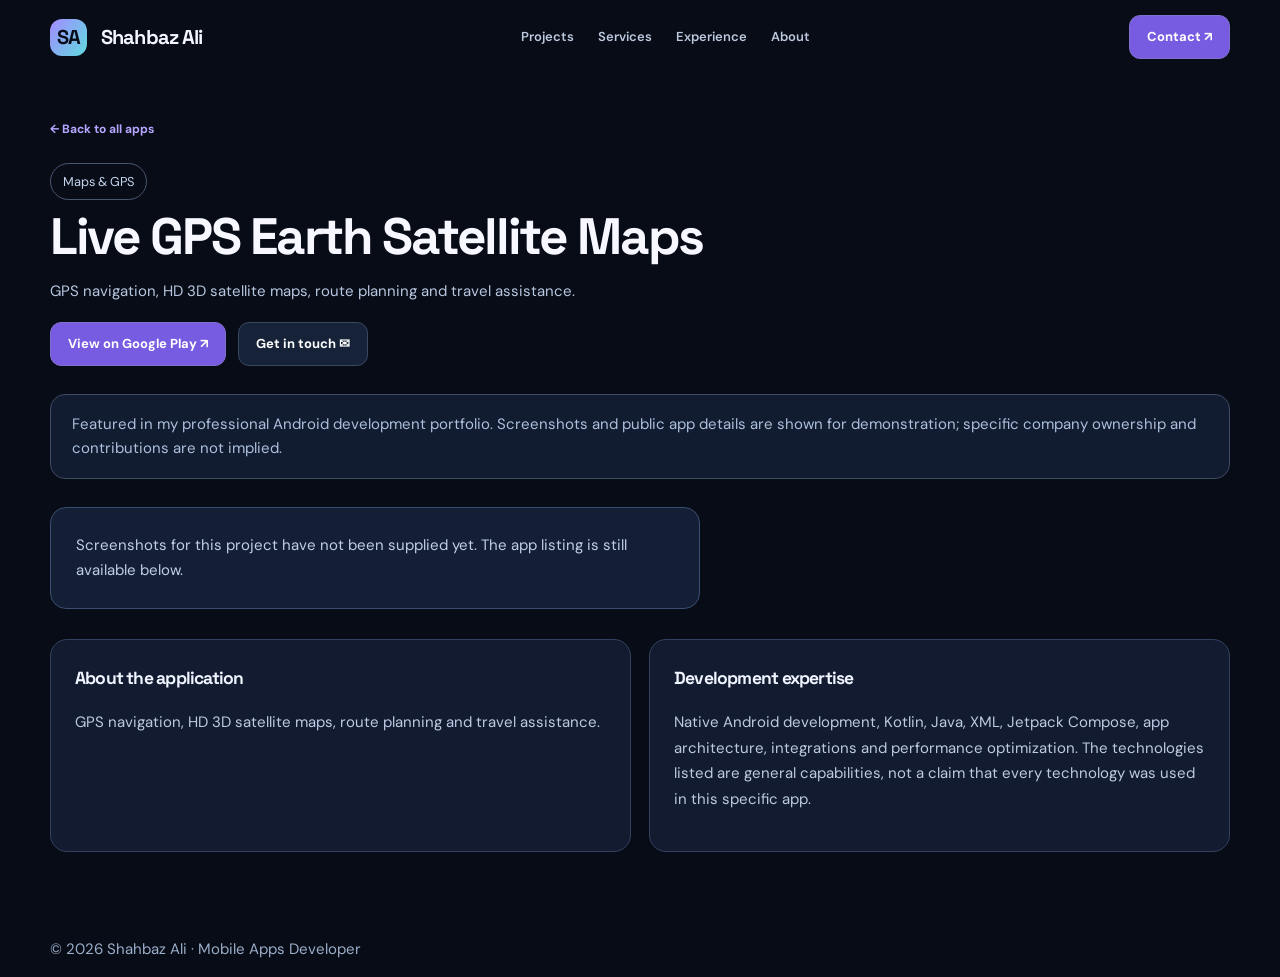
<file: apps/live-earth-maps.html>
<!doctype html><html lang="en"><head><meta charset="utf-8"><meta name="viewport" content="width=device-width, initial-scale=1"><meta name="theme-color" content="#070c17"><meta name="description" content="Live GPS Earth Satellite Maps — Android app portfolio case study by Shahbaz Ali."><title>Live GPS Earth Satellite Maps | Shahbaz Ali</title><link rel="stylesheet" href="../assets/styles.css"><link rel="stylesheet" href="../assets/case-study.css"></head><body><nav class="container nav" aria-label="Main navigation"><a class="logo" href="../index.html"><b>SA</b> Shahbaz Ali</a><div class="navlinks"><a href="../index.html#projects">Projects</a><a href="../index.html#services">Services</a><a href="../index.html#experience">Experience</a><a href="../index.html#about">About</a></div><a class="btn" href="../index.html#contact">Contact ↗</a></nav><main class="container case-main"><a class="textlink" href="../index.html#projects">← Back to all apps</a><header class="case-top"><div><span class="case-badge">Maps &amp; GPS</span><h1>Live GPS Earth Satellite Maps</h1><p>GPS navigation, HD 3D satellite maps, route planning and travel assistance.</p><div class="case-actions"><a class="btn" href="https://play.google.com/store/apps/details?id=com.earth.livesatellite.maps.routefinder.navigation" target="_blank" rel="noopener noreferrer">View on Google Play ↗</a><a class="btn secondary" href="../index.html#contact">Get in touch ✉</a></div></div></header><div class="case-note">Featured in my professional Android development portfolio. Screenshots and public app details are shown for demonstration; specific company ownership and contributions are not implied.</div><div class="missing-info">Screenshots for this project have not been supplied yet. The app listing is still available below.</div><div class="case-grid"><div class="case-panel"><h3>About the application</h3><p>GPS navigation, HD 3D satellite maps, route planning and travel assistance.</p></div><div class="case-panel"><h3>Development expertise</h3><p>Native Android development, Kotlin, Java, XML, Jetpack Compose, app architecture, integrations and performance optimization. The technologies listed are general capabilities, not a claim that every technology was used in this specific app.</p></div></div></main><footer><div class="container"><p>© <span id="yr"></span> Shahbaz Ali · Mobile Apps Developer</p></div></footer><script>document.getElementById('yr').textContent=new Date().getFullYear()</script><script src="../assets/gallery.js" defer></script></body></html>
</file>
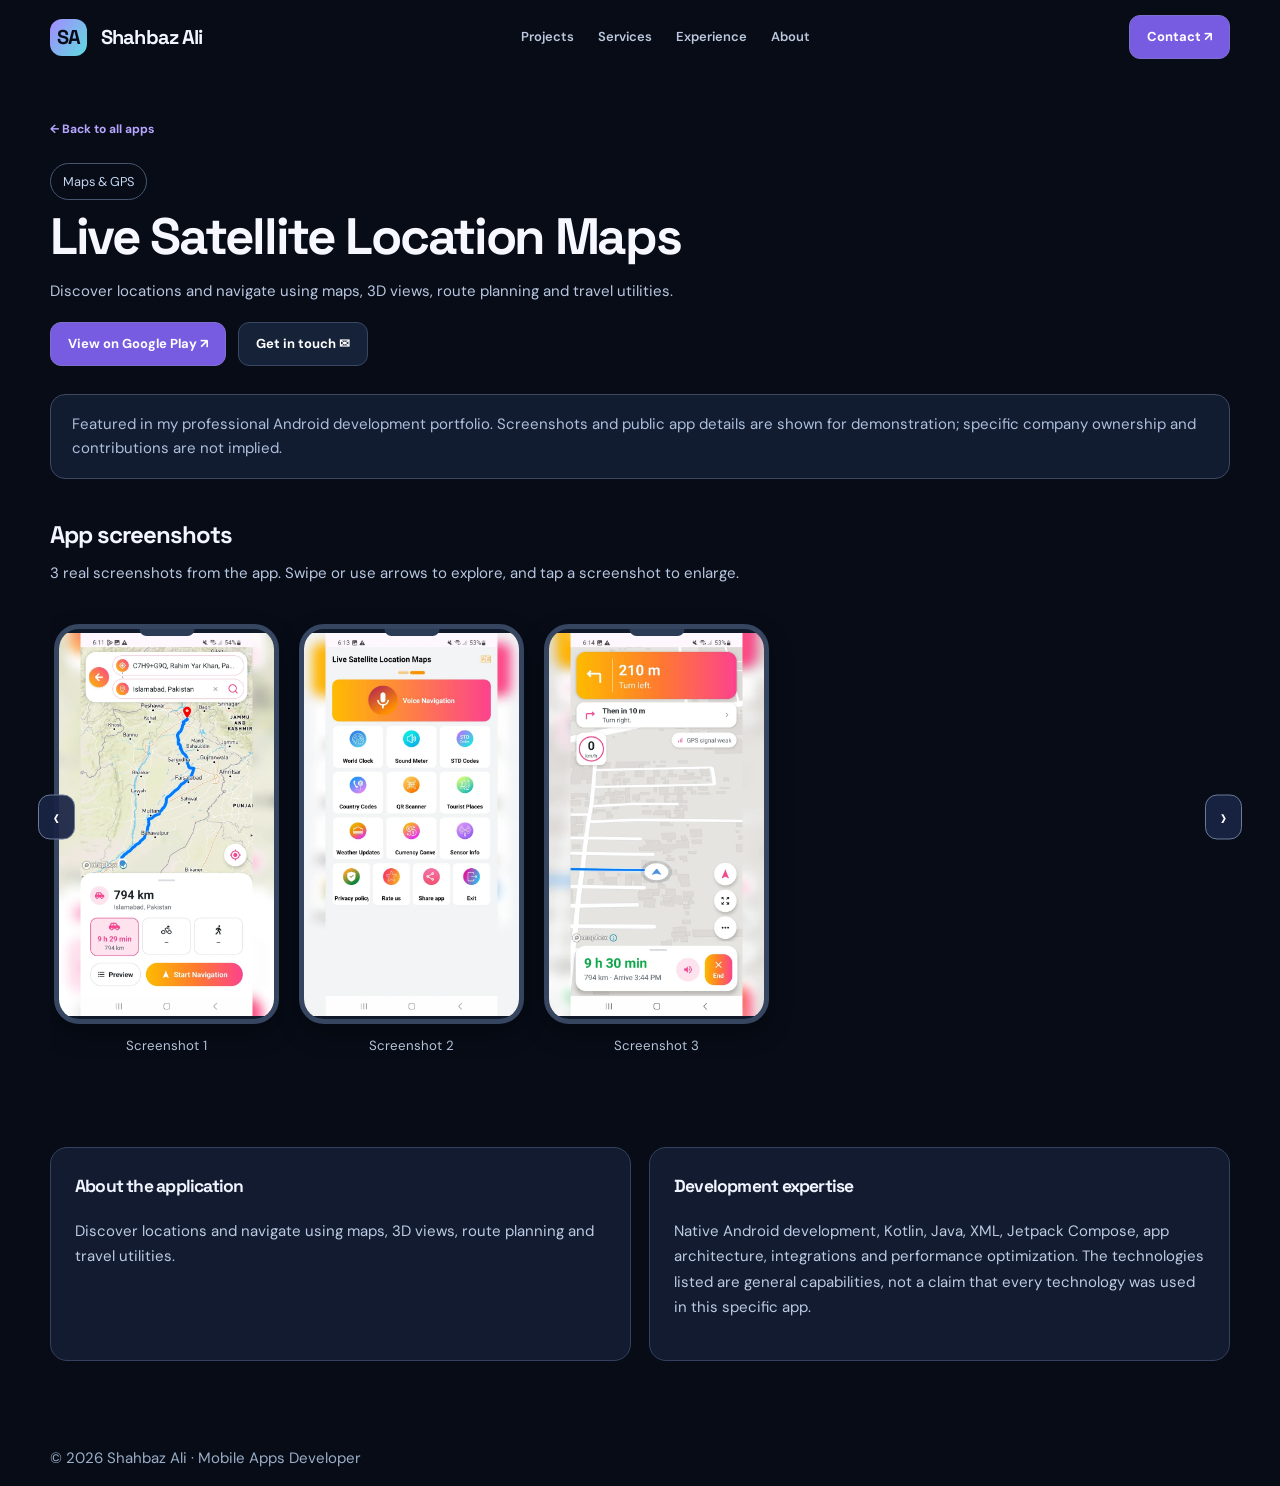
<file: apps/live-satellite-location.html>
<!doctype html><html lang="en"><head><meta charset="utf-8"><meta name="viewport" content="width=device-width, initial-scale=1"><meta name="theme-color" content="#070c17"><meta name="description" content="Live Satellite Location Maps — Android app portfolio case study by Shahbaz Ali."><title>Live Satellite Location Maps | Shahbaz Ali</title><link rel="stylesheet" href="../assets/styles.css"><link rel="stylesheet" href="../assets/case-study.css"></head><body><nav class="container nav" aria-label="Main navigation"><a class="logo" href="../index.html"><b>SA</b> Shahbaz Ali</a><div class="navlinks"><a href="../index.html#projects">Projects</a><a href="../index.html#services">Services</a><a href="../index.html#experience">Experience</a><a href="../index.html#about">About</a></div><a class="btn" href="../index.html#contact">Contact ↗</a></nav><main class="container case-main"><a class="textlink" href="../index.html#projects">← Back to all apps</a><header class="case-top"><div><span class="case-badge">Maps &amp; GPS</span><h1>Live Satellite Location Maps</h1><p>Discover locations and navigate using maps, 3D views, route planning and travel utilities.</p><div class="case-actions"><a class="btn" href="https://play.google.com/store/apps/details?id=com.livesatellite.gpsmap.location.route.navigation" target="_blank" rel="noopener noreferrer">View on Google Play ↗</a><a class="btn secondary" href="../index.html#contact">Get in touch ✉</a></div></div></header><div class="case-note">Featured in my professional Android development portfolio. Screenshots and public app details are shown for demonstration; specific company ownership and contributions are not implied.</div><section class="case-gallery app-gallery" aria-label="App screenshots"><h2>App screenshots</h2><p>3 real screenshots from the app. Swipe or use arrows to explore, and tap a screenshot to enlarge.</p><div class="gallery-wrap"><button class="gallery-arrow gallery-prev" type="button" aria-label="Previous screenshot">‹</button><div class="gallery-track"><figure class="gallery-shot"><div class="gallery-phone"><img class="gallery-image" loading="lazy" decoding="async" alt="Live Satellite Location Maps screenshot 1" src="../images/live-satellite-location/1.webp"></div><figcaption>Screenshot 1</figcaption></figure><figure class="gallery-shot"><div class="gallery-phone"><img class="gallery-image" loading="lazy" decoding="async" alt="Live Satellite Location Maps screenshot 2" src="../images/live-satellite-location/2.webp"></div><figcaption>Screenshot 2</figcaption></figure><figure class="gallery-shot"><div class="gallery-phone"><img class="gallery-image" loading="lazy" decoding="async" alt="Live Satellite Location Maps screenshot 3" src="../images/live-satellite-location/3.webp"></div><figcaption>Screenshot 3</figcaption></figure></div><button class="gallery-arrow gallery-next" type="button" aria-label="Next screenshot">›</button></div></section><div class="case-grid"><div class="case-panel"><h3>About the application</h3><p>Discover locations and navigate using maps, 3D views, route planning and travel utilities.</p></div><div class="case-panel"><h3>Development expertise</h3><p>Native Android development, Kotlin, Java, XML, Jetpack Compose, app architecture, integrations and performance optimization. The technologies listed are general capabilities, not a claim that every technology was used in this specific app.</p></div></div></main><footer><div class="container"><p>© <span id="yr"></span> Shahbaz Ali · Mobile Apps Developer</p></div></footer><script>document.getElementById('yr').textContent=new Date().getFullYear()</script><script src="../assets/gallery.js" defer></script></body></html>
</file>
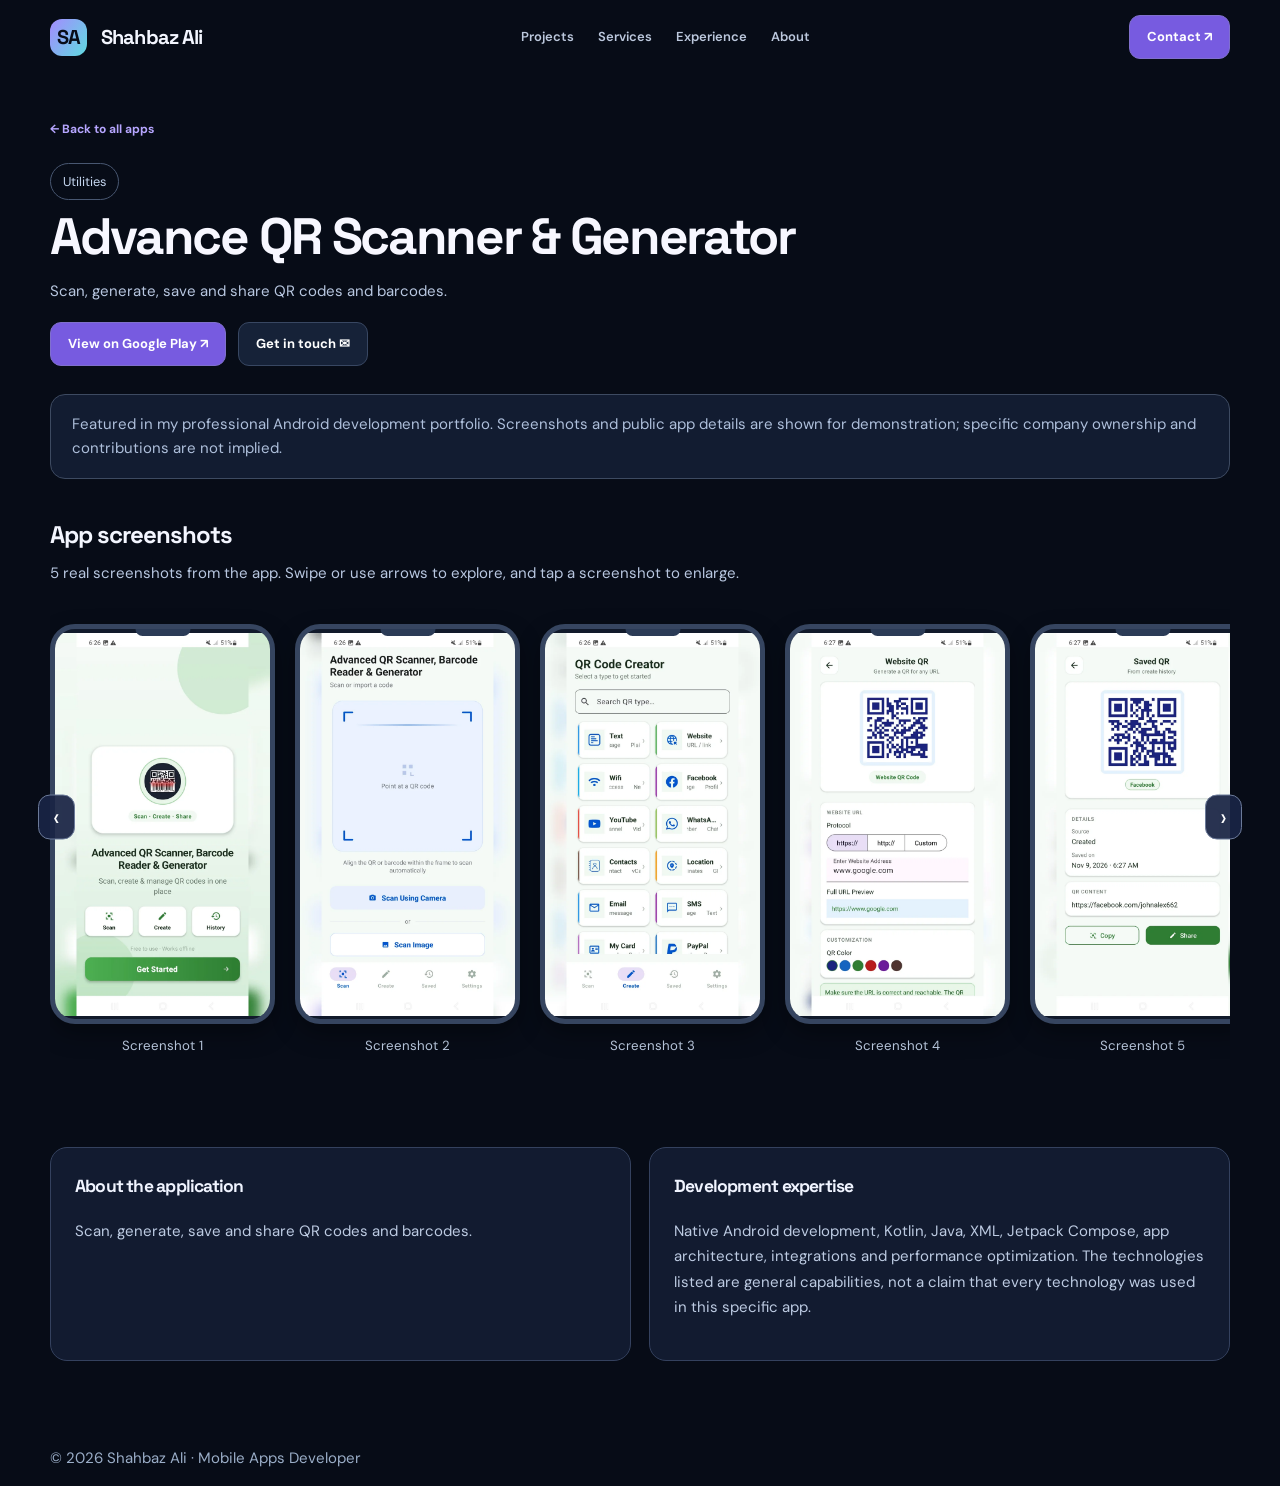
<file: apps/qr-scanner.html>
<!doctype html><html lang="en"><head><meta charset="utf-8"><meta name="viewport" content="width=device-width, initial-scale=1"><meta name="theme-color" content="#070c17"><meta name="description" content="Advance QR Scanner &amp; Generator — Android app portfolio case study by Shahbaz Ali."><title>Advance QR Scanner &amp; Generator | Shahbaz Ali</title><link rel="stylesheet" href="../assets/styles.css"><link rel="stylesheet" href="../assets/case-study.css"></head><body><nav class="container nav" aria-label="Main navigation"><a class="logo" href="../index.html"><b>SA</b> Shahbaz Ali</a><div class="navlinks"><a href="../index.html#projects">Projects</a><a href="../index.html#services">Services</a><a href="../index.html#experience">Experience</a><a href="../index.html#about">About</a></div><a class="btn" href="../index.html#contact">Contact ↗</a></nav><main class="container case-main"><a class="textlink" href="../index.html#projects">← Back to all apps</a><header class="case-top"><div><span class="case-badge">Utilities</span><h1>Advance QR Scanner &amp; Generator</h1><p>Scan, generate, save and share QR codes and barcodes.</p><div class="case-actions"><a class="btn" href="https://play.google.com/store/apps/details?id=com.qr.codereader.barcode.scanner.free" target="_blank" rel="noopener noreferrer">View on Google Play ↗</a><a class="btn secondary" href="../index.html#contact">Get in touch ✉</a></div></div></header><div class="case-note">Featured in my professional Android development portfolio. Screenshots and public app details are shown for demonstration; specific company ownership and contributions are not implied.</div><section class="case-gallery app-gallery" aria-label="App screenshots"><h2>App screenshots</h2><p>5 real screenshots from the app. Swipe or use arrows to explore, and tap a screenshot to enlarge.</p><div class="gallery-wrap"><button class="gallery-arrow gallery-prev" type="button" aria-label="Previous screenshot">‹</button><div class="gallery-track"><figure class="gallery-shot"><div class="gallery-phone"><img class="gallery-image" loading="lazy" decoding="async" alt="Advance QR Scanner &amp; Generator screenshot 1" src="../images/qr-scanner/1.webp"></div><figcaption>Screenshot 1</figcaption></figure><figure class="gallery-shot"><div class="gallery-phone"><img class="gallery-image" loading="lazy" decoding="async" alt="Advance QR Scanner &amp; Generator screenshot 2" src="../images/qr-scanner/2.webp"></div><figcaption>Screenshot 2</figcaption></figure><figure class="gallery-shot"><div class="gallery-phone"><img class="gallery-image" loading="lazy" decoding="async" alt="Advance QR Scanner &amp; Generator screenshot 3" src="../images/qr-scanner/3.webp"></div><figcaption>Screenshot 3</figcaption></figure><figure class="gallery-shot"><div class="gallery-phone"><img class="gallery-image" loading="lazy" decoding="async" alt="Advance QR Scanner &amp; Generator screenshot 4" src="../images/qr-scanner/4.webp"></div><figcaption>Screenshot 4</figcaption></figure><figure class="gallery-shot"><div class="gallery-phone"><img class="gallery-image" loading="lazy" decoding="async" alt="Advance QR Scanner &amp; Generator screenshot 5" src="../images/qr-scanner/5.webp"></div><figcaption>Screenshot 5</figcaption></figure></div><button class="gallery-arrow gallery-next" type="button" aria-label="Next screenshot">›</button></div></section><div class="case-grid"><div class="case-panel"><h3>About the application</h3><p>Scan, generate, save and share QR codes and barcodes.</p></div><div class="case-panel"><h3>Development expertise</h3><p>Native Android development, Kotlin, Java, XML, Jetpack Compose, app architecture, integrations and performance optimization. The technologies listed are general capabilities, not a claim that every technology was used in this specific app.</p></div></div></main><footer><div class="container"><p>© <span id="yr"></span> Shahbaz Ali · Mobile Apps Developer</p></div></footer><script>document.getElementById('yr').textContent=new Date().getFullYear()</script><script src="../assets/gallery.js" defer></script></body></html>
</file>
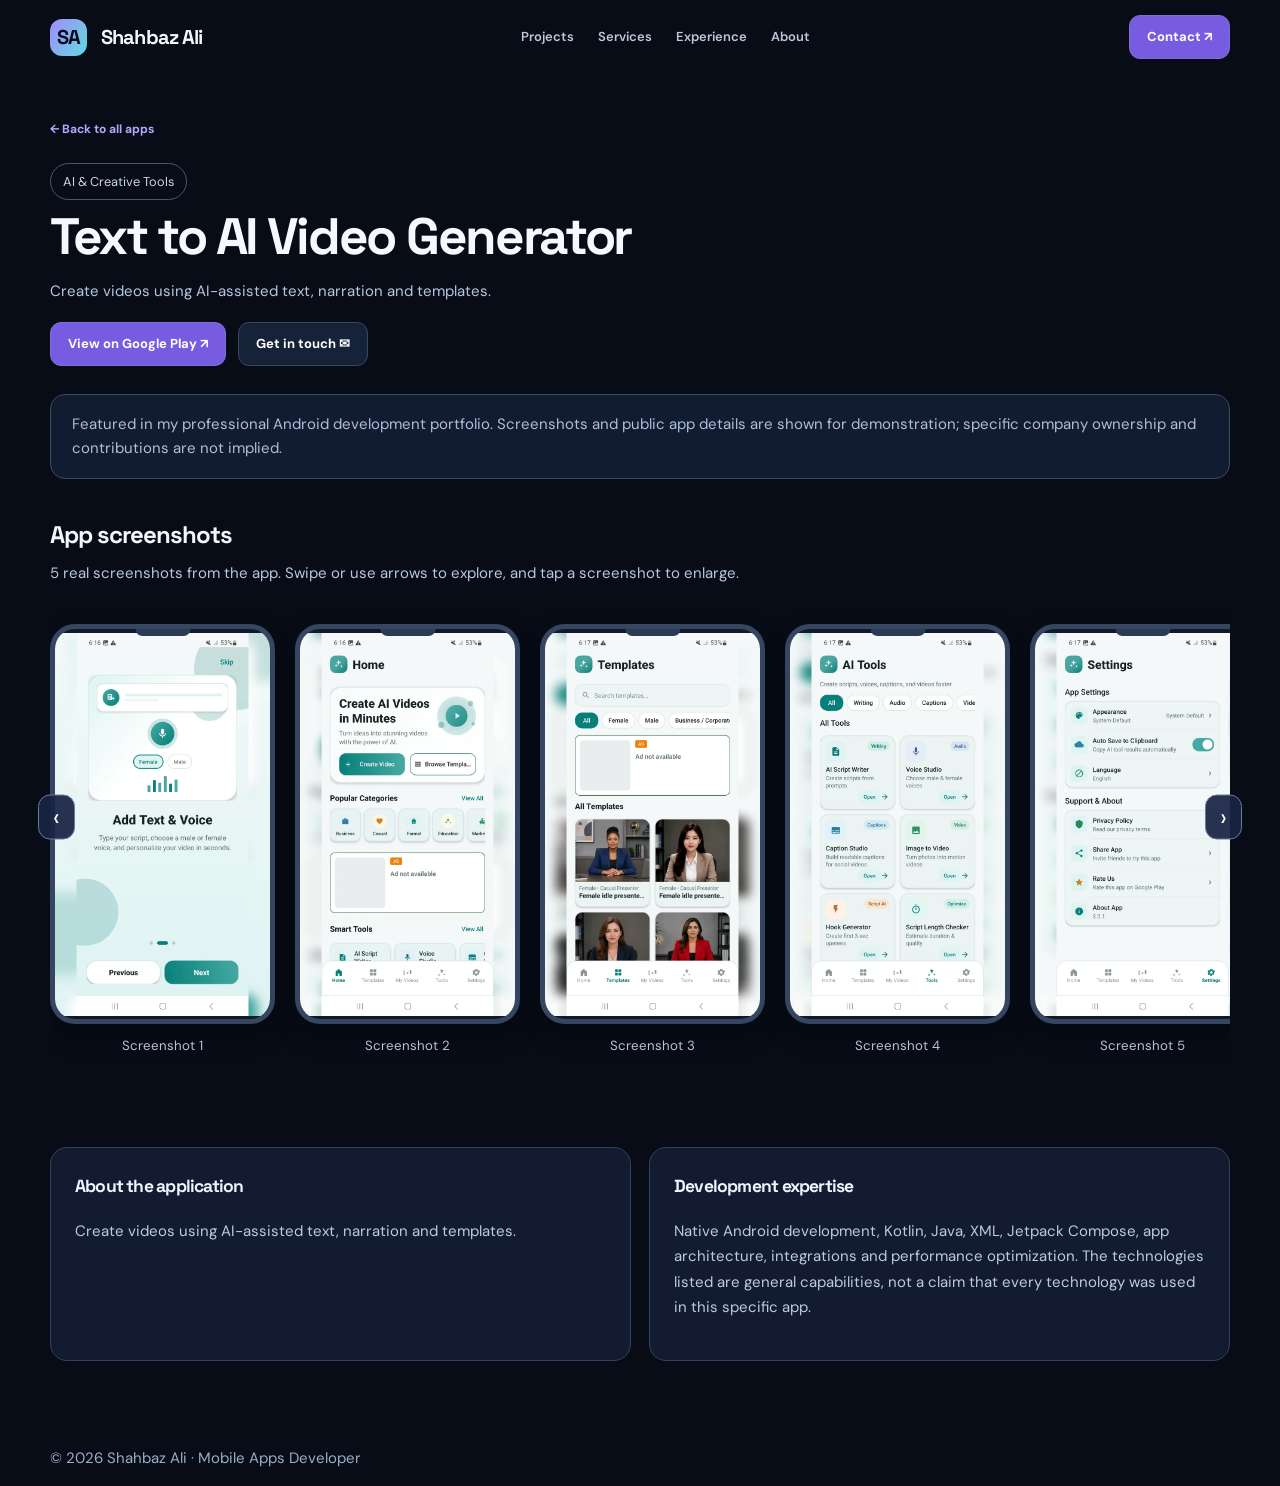
<file: apps/text-to-ai-video-generator.html>
<!doctype html><html lang="en"><head><meta charset="utf-8"><meta name="viewport" content="width=device-width, initial-scale=1"><meta name="theme-color" content="#070c17"><meta name="description" content="Text to AI Video Generator — Android app portfolio case study by Shahbaz Ali."><title>Text to AI Video Generator | Shahbaz Ali</title><link rel="stylesheet" href="../assets/styles.css"><link rel="stylesheet" href="../assets/case-study.css"></head><body><nav class="container nav" aria-label="Main navigation"><a class="logo" href="../index.html"><b>SA</b> Shahbaz Ali</a><div class="navlinks"><a href="../index.html#projects">Projects</a><a href="../index.html#services">Services</a><a href="../index.html#experience">Experience</a><a href="../index.html#about">About</a></div><a class="btn" href="../index.html#contact">Contact ↗</a></nav><main class="container case-main"><a class="textlink" href="../index.html#projects">← Back to all apps</a><header class="case-top"><div><span class="case-badge">AI &amp; Creative Tools</span><h1>Text to AI Video Generator</h1><p>Create videos using AI-assisted text, narration and templates.</p><div class="case-actions"><a class="btn" href="https://play.google.com/store/apps/details?id=com.ai.video.generator.text.to.video" target="_blank" rel="noopener noreferrer">View on Google Play ↗</a><a class="btn secondary" href="../index.html#contact">Get in touch ✉</a></div></div></header><div class="case-note">Featured in my professional Android development portfolio. Screenshots and public app details are shown for demonstration; specific company ownership and contributions are not implied.</div><section class="case-gallery app-gallery" aria-label="App screenshots"><h2>App screenshots</h2><p>5 real screenshots from the app. Swipe or use arrows to explore, and tap a screenshot to enlarge.</p><div class="gallery-wrap"><button class="gallery-arrow gallery-prev" type="button" aria-label="Previous screenshot">‹</button><div class="gallery-track"><figure class="gallery-shot"><div class="gallery-phone"><img class="gallery-image" loading="lazy" decoding="async" alt="Text to AI Video Generator screenshot 1" src="../images/text-to-ai-video-generator/1.webp"></div><figcaption>Screenshot 1</figcaption></figure><figure class="gallery-shot"><div class="gallery-phone"><img class="gallery-image" loading="lazy" decoding="async" alt="Text to AI Video Generator screenshot 2" src="../images/text-to-ai-video-generator/2.webp"></div><figcaption>Screenshot 2</figcaption></figure><figure class="gallery-shot"><div class="gallery-phone"><img class="gallery-image" loading="lazy" decoding="async" alt="Text to AI Video Generator screenshot 3" src="../images/text-to-ai-video-generator/3.webp"></div><figcaption>Screenshot 3</figcaption></figure><figure class="gallery-shot"><div class="gallery-phone"><img class="gallery-image" loading="lazy" decoding="async" alt="Text to AI Video Generator screenshot 4" src="../images/text-to-ai-video-generator/4.webp"></div><figcaption>Screenshot 4</figcaption></figure><figure class="gallery-shot"><div class="gallery-phone"><img class="gallery-image" loading="lazy" decoding="async" alt="Text to AI Video Generator screenshot 5" src="../images/text-to-ai-video-generator/5.webp"></div><figcaption>Screenshot 5</figcaption></figure></div><button class="gallery-arrow gallery-next" type="button" aria-label="Next screenshot">›</button></div></section><div class="case-grid"><div class="case-panel"><h3>About the application</h3><p>Create videos using AI-assisted text, narration and templates.</p></div><div class="case-panel"><h3>Development expertise</h3><p>Native Android development, Kotlin, Java, XML, Jetpack Compose, app architecture, integrations and performance optimization. The technologies listed are general capabilities, not a claim that every technology was used in this specific app.</p></div></div></main><footer><div class="container"><p>© <span id="yr"></span> Shahbaz Ali · Mobile Apps Developer</p></div></footer><script>document.getElementById('yr').textContent=new Date().getFullYear()</script><script src="../assets/gallery.js" defer></script></body></html>
</file>
<file: assets/styles.css>
@import url('https://fonts.googleapis.com/css2?family=DM+Sans:wght@400;500;600;700&family=Space+Grotesk:wght@400;500;600;700&display=swap');
:root{color-scheme:dark;--bg:#070c17;--surface:#111b2d;--line:#28354d;--text:#f3f6ff;--muted:#9baec8;--violet:#a48bff;--cyan:#69dadd;--max:1180px}*{box-sizing:border-box}html{scroll-behavior:smooth}body{margin:0;background:var(--bg);color:var(--text);font:15px/1.65 'DM Sans',sans-serif}a{color:inherit;text-decoration:none}button{font:inherit;cursor:pointer}h1,h2,h3,.logo{font-family:'Space Grotesk',sans-serif;letter-spacing:-.045em}h1,h2,h3,p{margin-top:0}p{color:var(--muted)}.container{width:min(var(--max),calc(100% - 44px));margin:auto}.topbar{position:sticky;top:0;z-index:40;background:#090e1ae8;backdrop-filter:blur(18px);border-bottom:1px solid #28334b90}.nav{min-height:74px;display:flex;align-items:center;justify-content:space-between;gap:20px}.logo{font-size:20px;font-weight:700;letter-spacing:-.045em}.logo b{display:inline-grid;place-items:center;background:linear-gradient(125deg,#a48bff,#5fdbe0);color:#080c18;width:37px;height:37px;border-radius:12px;margin-right:10px}.navlinks{display:flex;align-items:center;gap:24px;font-weight:600;font-size:13px;color:#bcc8dd}.navlinks a:hover,.footer-links a:hover{color:#fff}.btn{display:inline-flex;justify-content:center;align-items:center;gap:9px;min-height:42px;border:1px solid #8070cd;border-radius:11px;background:#775be0;padding:10px 17px;color:#fff;font-size:13px;font-weight:700;transition:.2s}.btn:hover{transform:translateY(-2px);filter:brightness(1.1)}.btn.secondary{background:#162238;border-color:#384762}.btn.plain{background:transparent;border-color:#384762}.hero-shell{position:relative;overflow:hidden;background:radial-gradient(ellipse at 74% 28%,#3f2b7a6a,transparent 40%),radial-gradient(ellipse at 56% 79%,#125e6650,transparent 37%);border-bottom:1px solid #233049}.hero-shell:before{content:'';position:absolute;inset:0;pointer-events:none;background-image:linear-gradient(#6475a20c 1px,transparent 1px),linear-gradient(90deg,#6475a20c 1px,transparent 1px);background-size:43px 43px}.hero{min-height:610px;display:grid;grid-template-columns:1.06fr .94fr;align-items:center;gap:44px;padding:78px 0 90px;position:relative}.eyebrow,.kicker{color:#b2a0ff;text-transform:uppercase;letter-spacing:2.1px;font-size:11px;font-weight:700}.hero h1{font-size:clamp(44px,5.5vw,76px);line-height:1.07;margin:18px 0 23px}.gradient{background:linear-gradient(110deg,#b9a8ff,#61e0dd);background-clip:text;-webkit-background-clip:text;color:transparent}.hero p{font-size:16px;line-height:1.9;max-width:550px}.actions{display:flex;flex-wrap:wrap;gap:12px;margin-top:27px}.pills,.tags{display:flex;flex-wrap:wrap;gap:8px}.pills{margin-top:32px}.pill,.tag{border:1px solid #34415a;border-radius:30px;background:#152136;padding:7px 12px;color:#c2d0e5;font-size:12px}.tag{padding:4px 9px;border-radius:6px;font-size:11px}.hero-art{height:440px;position:relative;display:flex;align-items:center;justify-content:center}.glow{position:absolute;width:370px;height:370px;border-radius:50%;background:radial-gradient(circle,#7363d45e,transparent 65%);filter:blur(10px)}.mobile{position:absolute;width:219px;height:410px;border:7px solid #34425c;border-radius:35px;background:#0b1425;box-shadow:0 29px 65px #000a,inset 0 0 0 1px #7d8bb355;overflow:hidden;padding:17px;transform:rotate(-10deg);left:12%;top:6%}.mobile.second{left:auto;right:7%;top:18%;width:199px;height:384px;transform:rotate(12deg)}.notch{height:9px;width:72px;border-radius:0 0 10px 10px;background:#2a3852;margin:-17px auto 25px}.app-title{font:700 19px 'Space Grotesk';margin-bottom:12px}.screen-p{font-size:10px;color:#9eaecd}.screen-card{background:linear-gradient(135deg,#6250c2,#234d6d);border-radius:16px;padding:18px 13px;margin:17px 0}.screen-card strong{display:block;font-size:28px}.bars{display:flex;gap:8px;height:70px;align-items:end}.bars i{display:block;flex:1;background:linear-gradient(#68e1da,#917cf2);border-radius:5px 5px 0 0}.screen-list{display:grid;gap:8px;margin-top:14px}.screen-list div{height:35px;border-radius:10px;background:#20314c}.map-art{height:220px;border-radius:15px;margin:15px 0;background:repeating-linear-gradient(45deg,#24465a 0 23px,#386476 24px 29px,#1c344f 30px 66px);position:relative}.map-art:before{content:'';position:absolute;height:190px;width:8px;background:#82e3ee;left:53%;top:10px;transform:rotate(24deg);border-radius:8px;box-shadow:0 0 0 4px #48c5ed30}.float-label{position:absolute;bottom:17px;right:-12px;background:#15243b;border:1px solid #425c78;padding:11px;border-radius:10px;font-size:12px;box-shadow:0 12px 30px #0008}.section{padding:87px 0}.section.alt{background:#0c1422;border-block:1px solid #1e2d42}.section h2{font-size:clamp(30px,3.5vw,45px);margin:8px 0 11px;line-height:1.2}.intro{max-width:670px}.section-title{display:flex;justify-content:space-between;align-items:end;gap:16px;margin-bottom:24px}.filters{display:flex;gap:9px;flex-wrap:wrap;margin-bottom:25px}.filter{border:1px solid #34405a;background:#131e30;color:#b6c3d7;border-radius:9px;padding:9px 15px;font-size:12px}.filter.active,.filter:hover{background:#352c60;border-color:#9984ea;color:#fff}.grid{display:grid;grid-template-columns:repeat(3,1fr);gap:19px}.project{border:1px solid #2d3a51;border-radius:19px;overflow:hidden;background:#111b2c;transition:transform .2s,border-color .2s}.project:hover{transform:translateY(-4px);border-color:#7865db}.project[hidden]{display:none}.project-visual{height:200px;position:relative;display:grid;place-items:center;overflow:hidden}.project-visual:before{content:'';position:absolute;width:280px;height:280px;border:1px solid #ffffff25;border-radius:50%}.project-visual:after{content:'';position:absolute;width:180px;height:180px;border:1px solid #ffffff2e;border-radius:50%}.violet{background:linear-gradient(128deg,#322052,#614183)}.cyan{background:linear-gradient(128deg,#123c56,#197c87)}.emerald{background:linear-gradient(128deg,#154b43,#267568)}.blue{background:linear-gradient(128deg,#1b2e62,#285da6)}.amber{background:linear-gradient(128deg,#5e3d30,#a5673d)}.app-emblem{position:relative;z-index:1;display:grid;place-items:center;width:113px;height:113px;border-radius:26px;border:2px solid #ffffff66;background:#0c18388c;box-shadow:0 24px 35px #0006;font-size:63px;color:white;transform:rotate(-8deg)}.project-body{padding:22px}.project-body h3{font-size:18px;letter-spacing:-.025em;margin:0 0 7px}.project-body p{font-size:13px;min-height:57px}.project-body .tags{margin:14px 0 21px}.mini-links{display:flex;gap:16px;flex-wrap:wrap;align-items:center}.textlink{color:#b6a6ff;font-size:12px;font-weight:700}.textlink:hover{text-decoration:underline}.services{display:grid;grid-template-columns:repeat(3,1fr);gap:18px}.service{background:#121c2d;border:1px solid #2d3a51;border-radius:17px;padding:26px}.service-icon{width:44px;height:44px;display:grid;place-items:center;background:#352c60;border-radius:13px;color:#bdaefc;font-size:23px;margin-bottom:18px}.service h3{font-size:19px;margin-bottom:11px}.service p{font-size:13px}.skills{margin-top:25px;display:flex;gap:9px;flex-wrap:wrap}.timeline{display:grid;grid-template-columns:repeat(3,1fr);gap:17px;margin-top:26px}.job{padding:22px;border:1px solid #2d3a51;border-radius:16px;background:#101b2d}.job h3{font-size:18px;margin:9px 0 2px}.job small{color:#99aed1}.about-grid{display:grid;grid-template-columns:1fr 1fr;gap:55px;align-items:center}.code-card{border:1px solid #30405c;border-radius:17px;padding:32px;background:linear-gradient(130deg,#131f32,#191e38)}.code-card pre{font-size:13px;color:#bdd0e8;overflow:auto;line-height:2}.about-grid p{font-size:14px}.contact-card{border:1px solid #344760;border-radius:23px;background:radial-gradient(ellipse at 84% 10%,#3c33765e,transparent 44%),#131d2f;padding:43px;display:flex;align-items:center;justify-content:space-between;gap:25px}.contact-card p{max-width:520px}.contact-links{display:flex;flex-wrap:wrap;gap:11px}.contact-links a{font-weight:700;font-size:13px;color:#b6a8ff}.contact-links a:hover{text-decoration:underline}.footer{border-top:1px solid #26354b;padding:30px 0}.footer-inner{display:flex;justify-content:space-between;gap:20px;flex-wrap:wrap;color:#8ea0bb;font-size:12px}.footer-links{display:flex;gap:18px}.detail-hero{padding:84px 0 40px;background:radial-gradient(circle at 77% 23%,#40316a88,transparent 40%)}.detail-hero h1{font-size:clamp(37px,5vw,65px);line-height:1.1;margin:18px 0}.detail-hero p{max-width:770px;font-size:17px}.detail-banner{height:280px;border-radius:22px;display:grid;place-items:center;position:relative;overflow:hidden;margin:20px 0 40px}.detail-banner .app-emblem{transform:none}.detail-grid{display:grid;grid-template-columns:1fr 290px;gap:40px;padding:0 0 90px}.feature-list{display:grid;grid-template-columns:1fr 1fr;gap:13px;margin:22px 0}.feature{border:1px solid #2b3950;border-radius:13px;padding:16px;background:#111b2d;color:#d8e3f3}.aside{border:1px solid #2b3950;border-radius:17px;padding:24px;background:#111b2d;align-self:start}.aside .tag{display:inline-block;margin:5px 5px 0 0}.notice{font-size:12px;padding:14px;border:1px solid #32405c;border-radius:12px;background:#111a2b;color:#aebed2;margin:20px 0}.muted{color:#93a7c1}.small{font-size:12px}.hide-mobile{display:block}
@media(max-width:930px){.hero{grid-template-columns:1fr;gap:0;padding:70px 0 45px}.hero-art{max-width:490px;width:100%;margin:auto}.grid,.services,.timeline{grid-template-columns:repeat(2,1fr)}.about-grid{grid-template-columns:1fr}.detail-grid{grid-template-columns:1fr}.navlinks{gap:13px}}@media(max-width:620px){.container{width:min(100% - 30px,var(--max))}.nav{min-height:67px}.navlinks{display:none}.hero h1{font-size:46px;letter-spacing:-2.2px}.hero-art{height:370px}.mobile{transform:scale(.81) rotate(-10deg);transform-origin:top left;left:8%;top:15%}.mobile.second{transform:scale(.78) rotate(12deg);transform-origin:top right;right:0;top:20%}.grid,.services,.timeline,.feature-list{grid-template-columns:1fr}.section{padding:65px 0}.section-title{align-items:start;flex-direction:column}.contact-card{padding:28px;flex-direction:column;align-items:flex-start}.detail-banner{height:210px}.detail-hero{padding:60px 0 25px}.nav-cta{font-size:11px;padding:8px 11px}}
@media(prefers-reduced-motion:reduce){*,*:before,*:after{scroll-behavior:auto!important;transition:none!important}}

/* Contact actions */
.contact-card-updated{align-items:stretch;gap:40px}.contact-intro{flex:1;min-width:0}.contact-actions-panel{width:min(100%,340px);flex:0 0 340px;background:#0c1526;border:1px solid #354561;padding:25px;border-radius:17px;align-self:center}.contact-actions-panel h3{font-size:23px;margin:10px 0}.contact-methods{display:grid;grid-template-columns:repeat(2,minmax(0,1fr));gap:12px;margin-top:24px}.contact-method{display:flex;flex-direction:column;align-items:flex-start;gap:6px;padding:13px;border:1px solid #34425d;background:#101a2b;border-radius:12px;min-width:0}.contact-method-name{color:#91a3be;font-size:11px;text-transform:uppercase;letter-spacing:1px}.contact-method a{font-size:13px;font-weight:650;color:#c1afff;overflow-wrap:anywhere}.contact-method a:hover{text-decoration:underline}.copy-contact:not(.btn){background:transparent;border:0;padding:1px 0;color:#6bddde;font-size:12px}.contact-main-btn{display:flex;margin:10px 0;width:100%;text-align:center}.contact-actions-panel #copy-feedback{color:#89e2db;min-height:18px}@media(max-width:950px){.contact-card-updated{flex-direction:column}.contact-actions-panel{flex:auto;width:100%}}@media(max-width:540px){.contact-methods{grid-template-columns:1fr}.contact-card-updated{padding:22px}.contact-actions-panel{padding:20px}}

/* Seven-app screenshot galleries — support 3 to 5 screenshots each */
.project-cover-image{position:absolute;inset:0;width:100%;height:100%;object-fit:contain;padding:9px;background:#111b2c;z-index:3;display:none}
.project-cover-image.is-loaded{display:block}
.app-gallery{padding:8px 0 36px}.gallery-heading h2{font-size:clamp(25px,3vw,34px);margin:0 0 6px}.gallery-heading p{margin:0 0 21px;font-size:13px}.gallery-wrap{position:relative}.gallery-track{display:flex;gap:16px;overflow-x:auto;scroll-snap-type:x mandatory;scroll-behavior:smooth;padding:8px 4px 17px;scrollbar-color:#594e90 #111b2d;scrollbar-width:thin}.gallery-shot{flex:0 0 clamp(155px,21%,220px);scroll-snap-align:start;margin:0;min-width:0}.gallery-phone{height:330px;position:relative;border:5px solid #33445f;border-radius:27px;overflow:hidden;background:linear-gradient(150deg,#1b2945,#11182c);box-shadow:0 10px 24px #0005}.gallery-phone:before{content:'';height:7px;width:55px;background:#2b3b56;border-radius:0 0 8px 8px;position:absolute;top:0;left:50%;transform:translateX(-50%);z-index:4}.gallery-image{width:100%;height:100%;object-fit:contain;display:none;cursor:zoom-in}.gallery-image.is-loaded{display:block}.gallery-placeholder{position:absolute;inset:0;display:flex;align-items:center;justify-content:center;flex-direction:column;gap:9px;color:#bcc8df;text-align:center;padding:12px;background:radial-gradient(circle at 48% 30%,#55458255,transparent 64%)}.gallery-placeholder-icon{font-size:48px;color:#9d87f1}.gallery-placeholder strong{font-size:14px}.gallery-placeholder small{font-size:10px;overflow-wrap:anywhere;color:#90a3c0}.gallery-shot figcaption{text-align:center;font-size:12px;color:#b3c2d9;margin-top:10px}.gallery-arrow{position:absolute;z-index:5;top:44%;transform:translateY(-50%);width:37px;height:45px;border-radius:11px;border:1px solid #56617d;background:#1b2545e8;color:#fff;font-size:29px;line-height:1}.gallery-arrow:hover{background:#54468f}.gallery-prev{left:-12px}.gallery-next{right:-12px}.gallery-help{font-size:12px;margin-top:10px;color:#9eafc7}.lightbox{position:fixed;inset:0;z-index:1000;background:#050811ed;display:flex;align-items:center;justify-content:center;padding:54px 54px 60px}.lightbox[hidden]{display:none}.lightbox img{max-width:100%;max-height:100%;object-fit:contain;border-radius:12px}.lightbox-close,.lightbox-prev,.lightbox-next{position:absolute;border:1px solid #60718b;background:#182640;color:#fff;border-radius:11px;padding:8px 14px;font-size:24px}.lightbox-close{top:13px;right:18px}.lightbox-prev{left:10px;top:50%}.lightbox-next{right:10px;top:50%}.lightbox-caption{position:absolute;bottom:14px;color:#d1dbec;font-size:13px}@media(max-width:620px){.gallery-shot{flex-basis:170px}.gallery-phone{height:303px}.gallery-arrow{width:30px;height:39px}.gallery-prev{left:-7px}.gallery-next{right:-7px}.lightbox{padding:55px 37px 64px}}
</file>
<file: assets/case-study.css>
.case-main{padding:42px 0 85px;min-height:70vh}.case-top{display:flex;justify-content:space-between;gap:32px;align-items:flex-start;margin:22px 0 28px}.case-top h1{font-size:clamp(2rem,4vw,3.7rem);line-height:1.07;margin:10px 0 14px;color:#f7f7ff}.case-top p{max-width:690px;color:#b8c7e0;line-height:1.7}.case-actions{display:flex;gap:12px;flex-wrap:wrap;margin-top:18px}.case-badge{border:1px solid #485771;border-radius:50px;padding:7px 12px;color:#c5d6ef;font-size:.8rem;display:inline-block}.case-note{border:1px solid #3d4a61;border-radius:15px;padding:17px 21px;color:#aebfdb;background:#121c31;margin:18px 0 28px}.case-gallery{margin-top:28px}.case-gallery h2{color:#f3f6ff;margin-bottom:6px;font-size:1.5rem}.case-gallery p{color:#b8c7e0}.gallery-track{display:flex;gap:20px;overflow-x:auto;scroll-snap-type:x mandatory;scroll-behavior:smooth;padding:24px 4px;scrollbar-color:#7460c9 #18243b}.gallery-shot{margin:0;flex:0 0 225px;scroll-snap-align:start}.gallery-phone{height:400px;border:5px solid #364560;border-radius:25px;overflow:hidden;background:#111a2b;position:relative;display:grid;place-items:center}.gallery-image{width:100%;height:100%;object-fit:contain;cursor:zoom-in;display:block!important}.gallery-shot figcaption{text-align:center;margin:11px 0 0;color:#bfcee4;font-size:.83rem}.gallery-wrap{position:relative}.gallery-arrow{position:absolute;z-index:5;top:45%;background:#192444ed;color:#fff;border:1px solid #6b7a99;border-radius:12px;padding:6px 13px;font-size:25px;cursor:pointer}.gallery-prev{left:-12px}.gallery-next{right:-12px}.case-grid{display:grid;grid-template-columns:repeat(2,minmax(0,1fr));gap:18px;margin-top:30px}.case-panel{padding:24px;border-radius:17px;border:1px solid #34415e;background:#121b30}.case-panel h3{color:#f0f4ff;margin-top:0}.case-panel p{color:#bdcbe2;line-height:1.7}.lightbox{position:fixed;inset:0;z-index:999;background:#050811ef;display:flex;align-items:center;justify-content:center;padding:50px 55px 60px}.lightbox[hidden]{display:none}.lightbox img{max-width:100%;max-height:100%;object-fit:contain}.lightbox button{position:absolute;color:#fff;background:#1a2949;border:1px solid #7384a3;border-radius:10px;font-size:25px;padding:5px 13px;cursor:pointer}.lightbox-close{top:12px;right:18px}.lightbox-prev{left:10px;top:50%}.lightbox-next{right:10px;top:50%}.lightbox-caption{position:absolute;bottom:18px;color:white}.gallery-placeholder{height:100%;width:100%;display:grid;place-items:center;text-align:center;color:#b9c9e2;padding:20px}.missing-info{max-width:650px;background:#141f35;border:1px solid #394e71;border-radius:16px;padding:25px;margin-top:25px;color:#c1cfe4}@media(max-width:700px){.case-grid{grid-template-columns:1fr}.case-top{display:block}.gallery-shot{flex-basis:195px}.gallery-phone{height:345px}.lightbox{padding:55px 35px 65px}}
</file>
